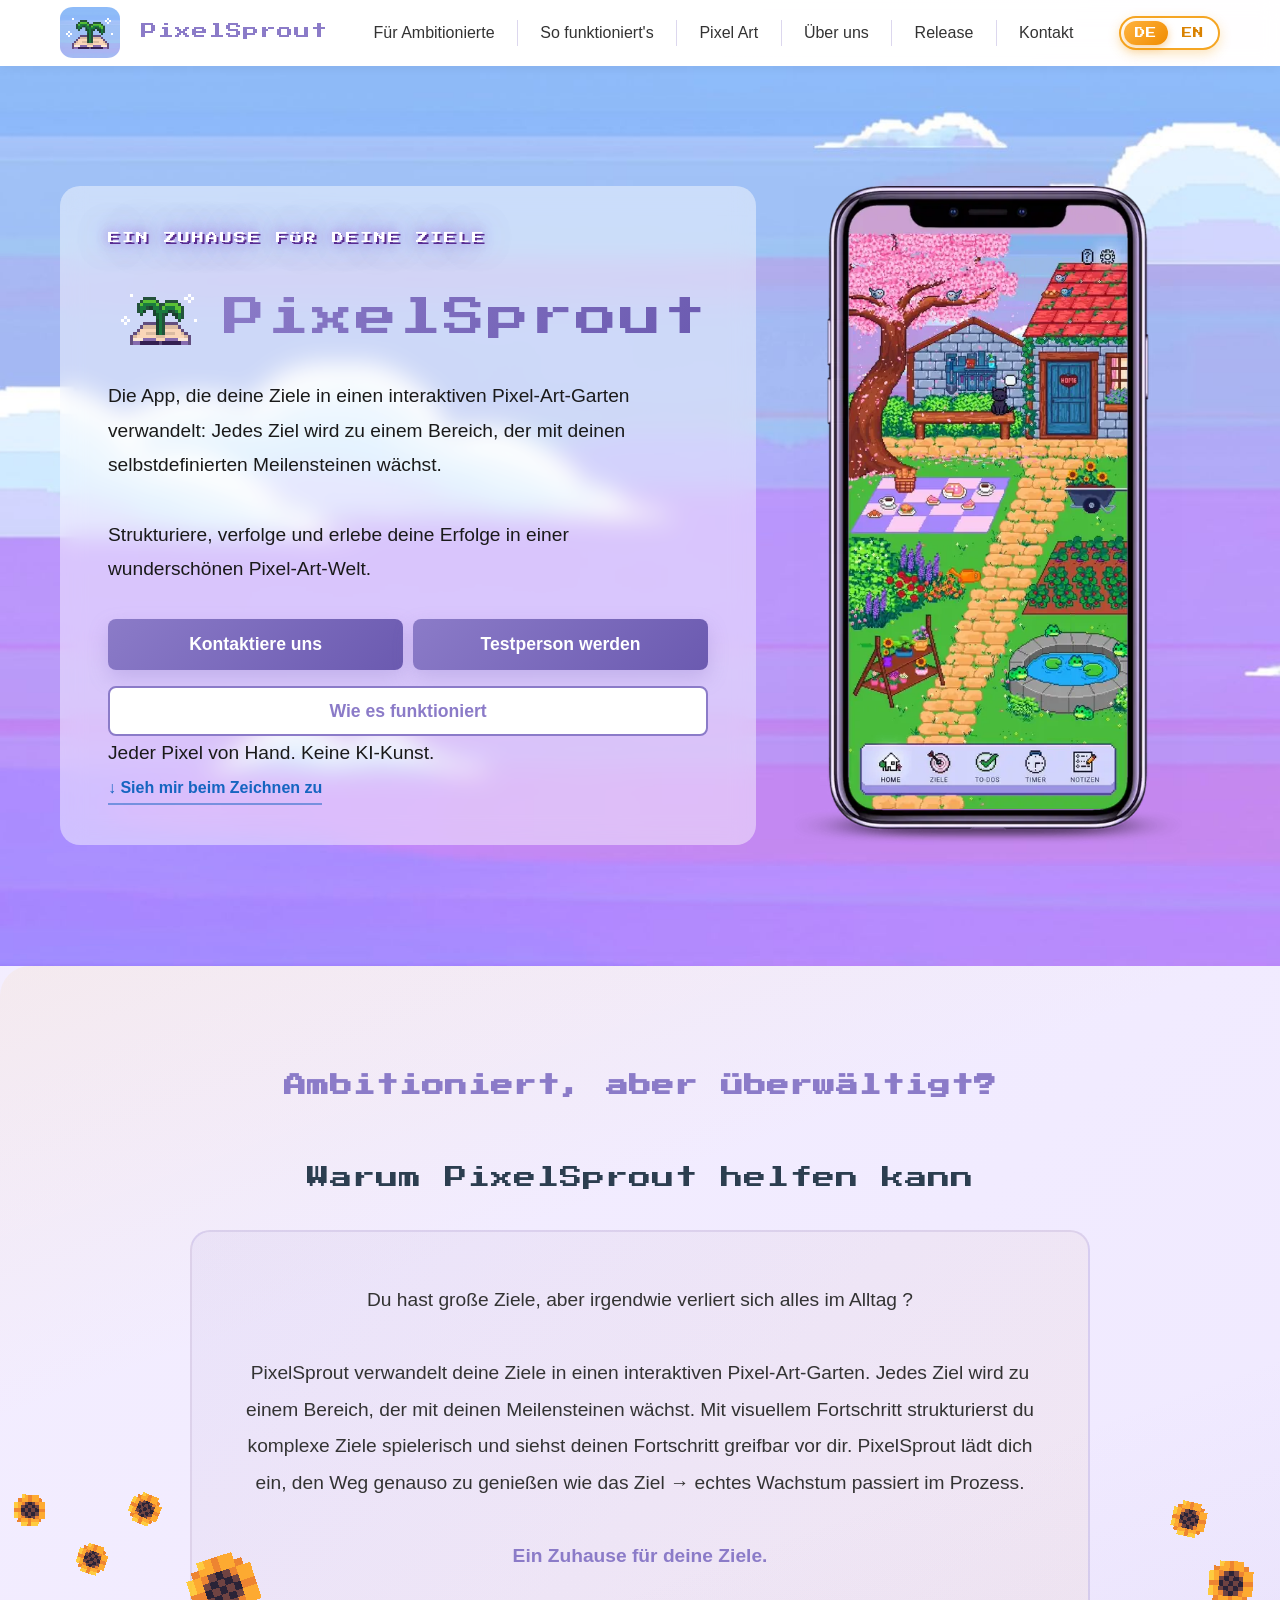
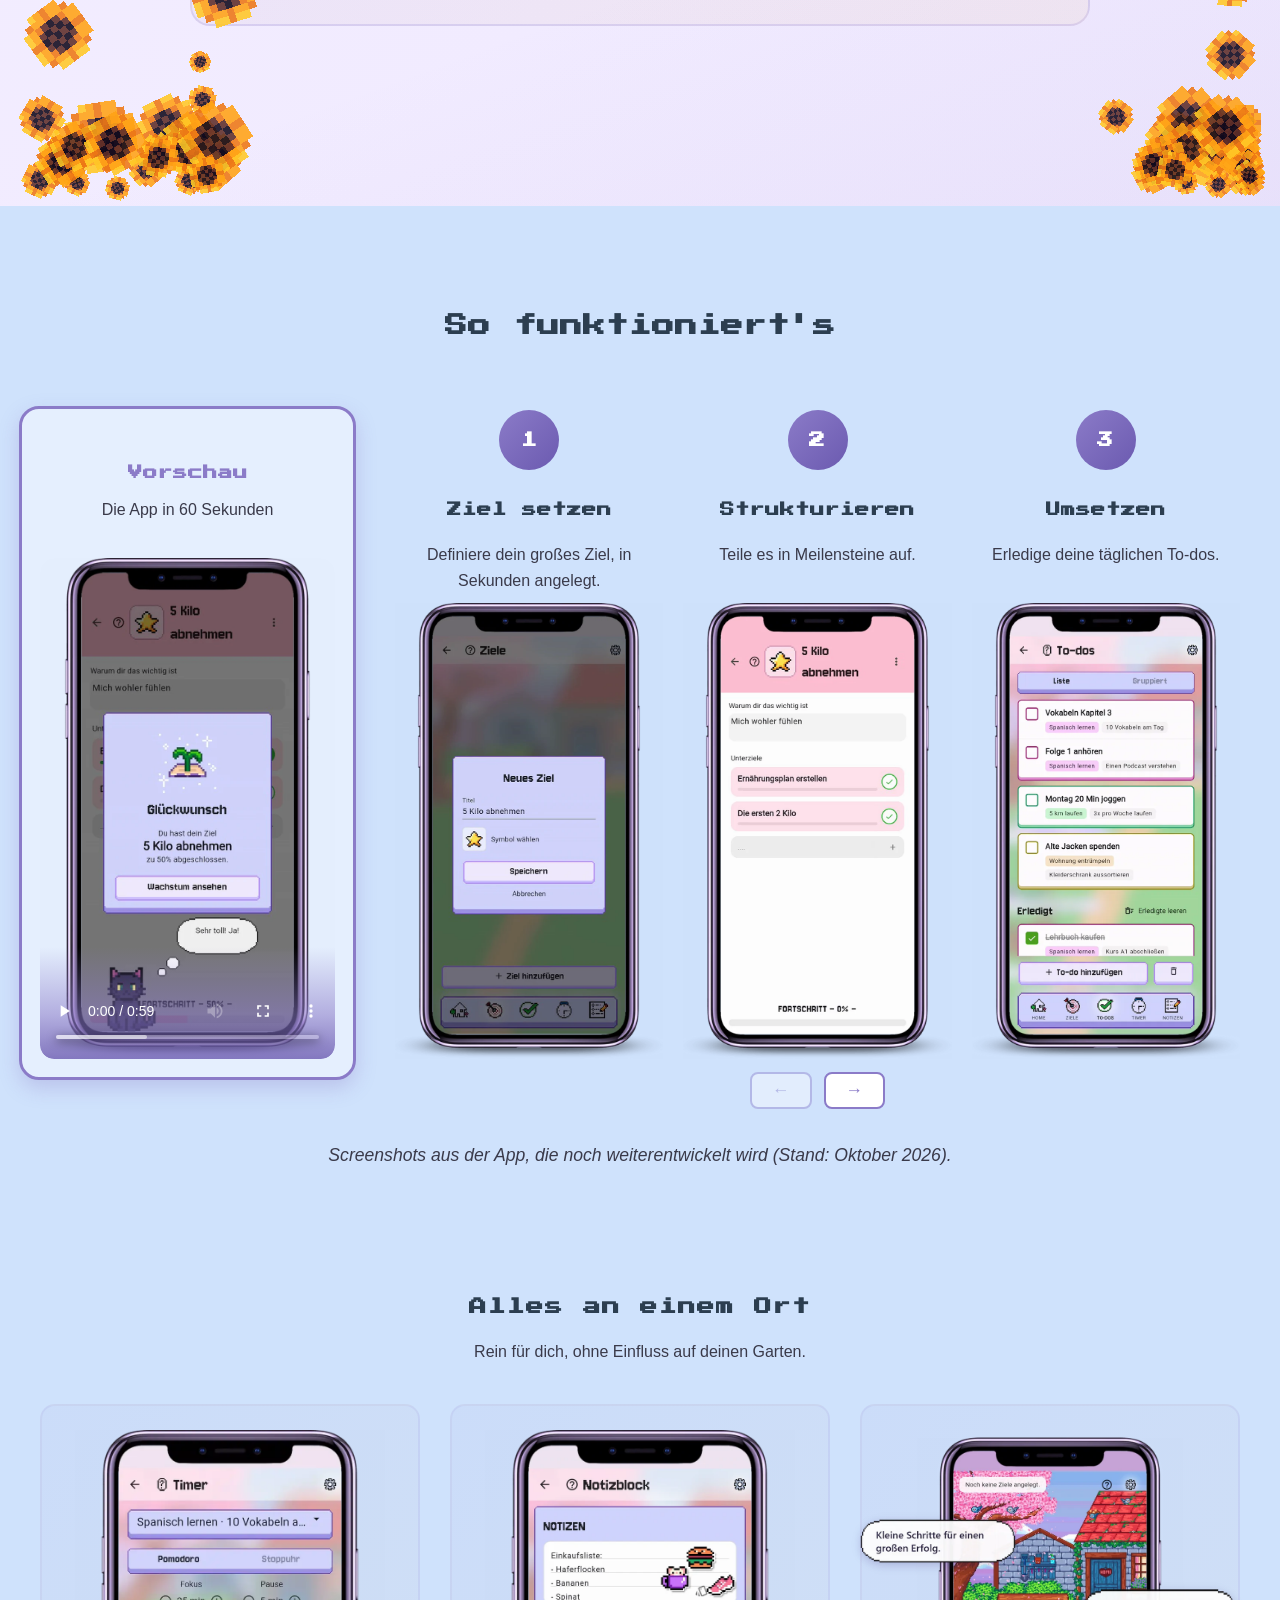
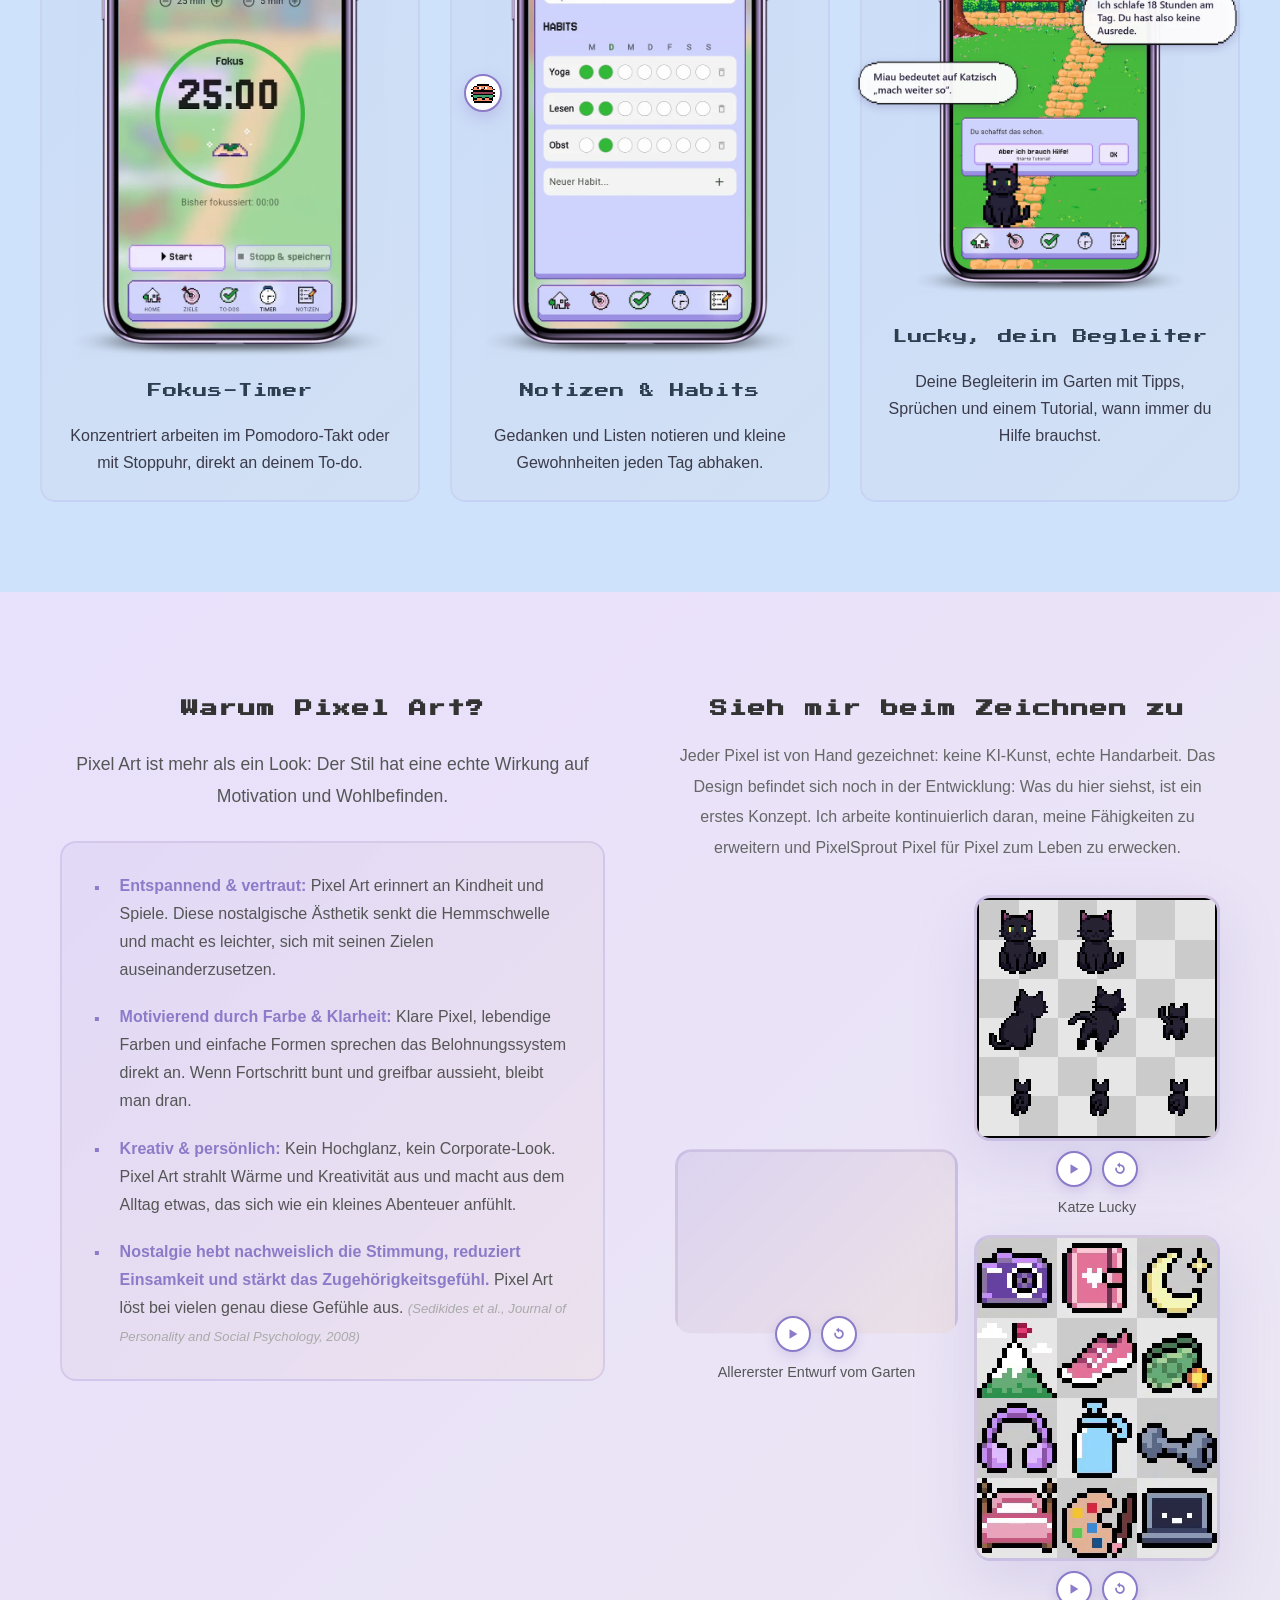
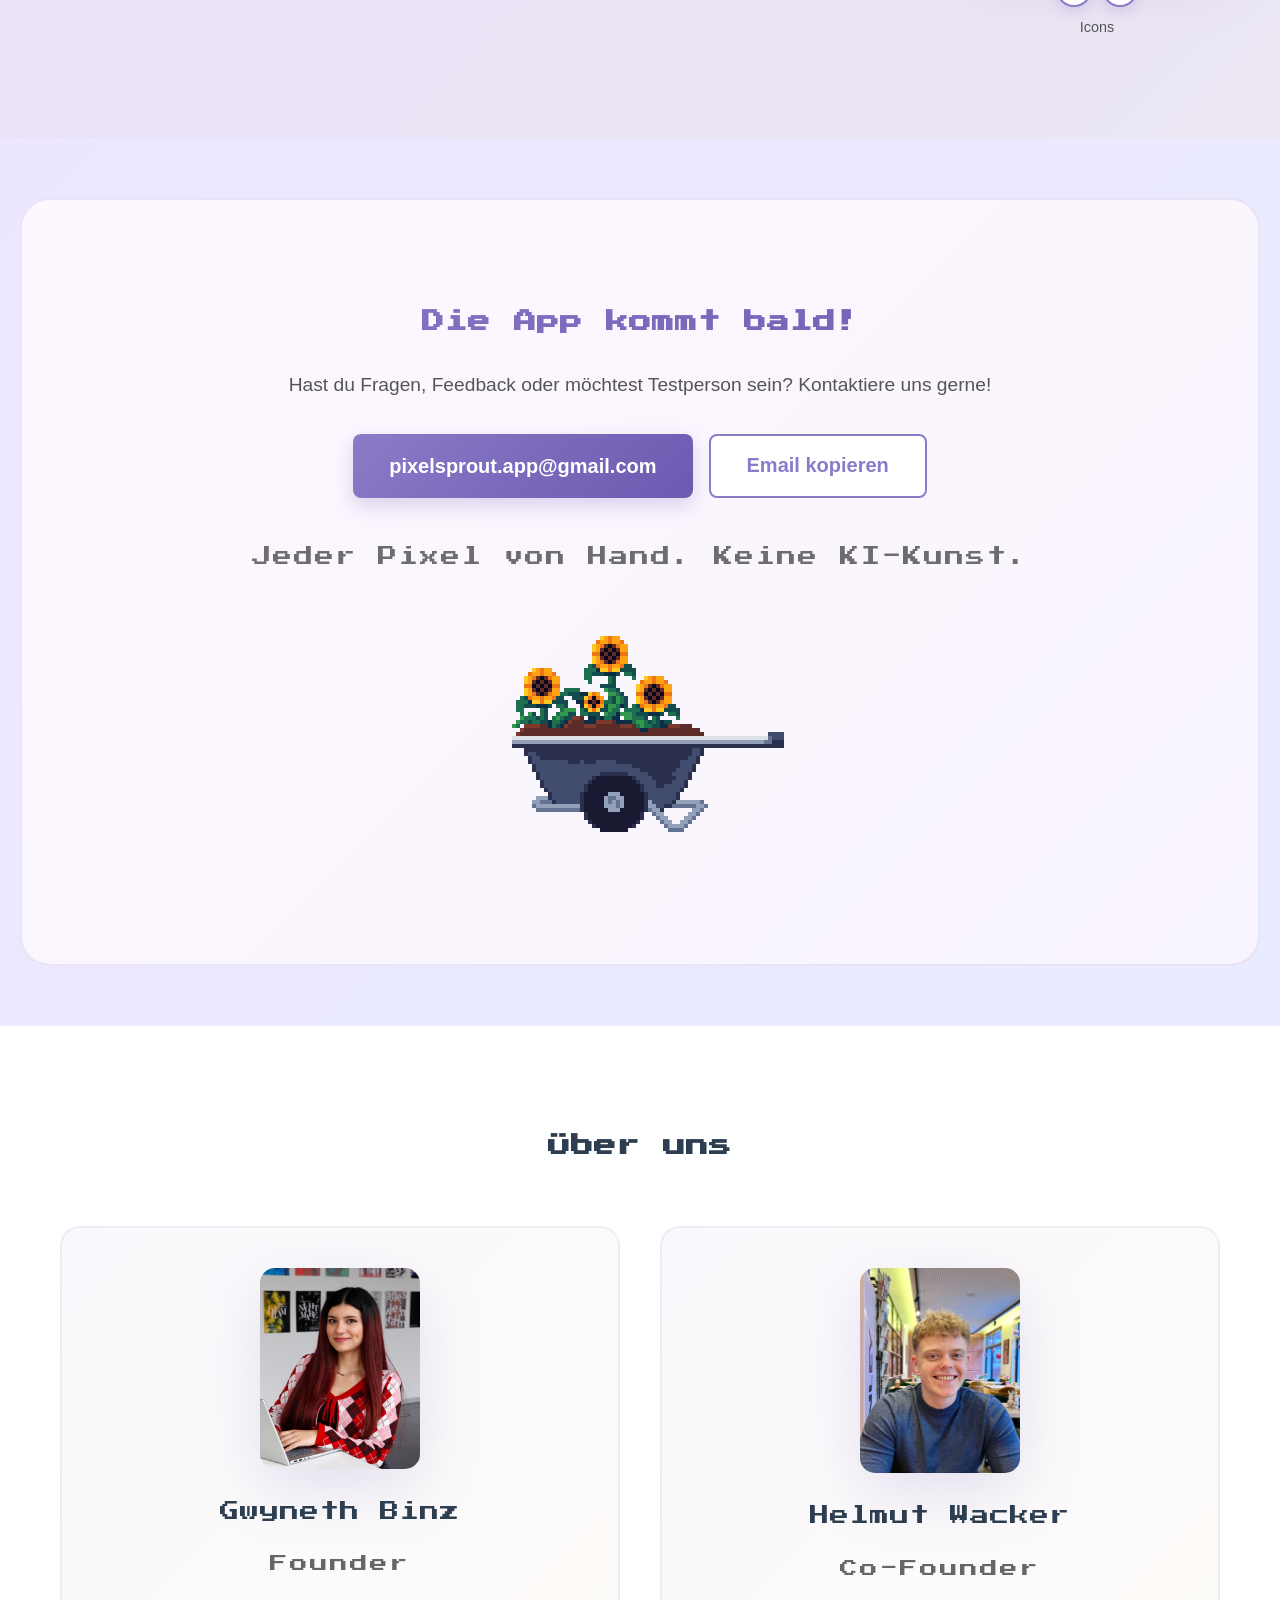
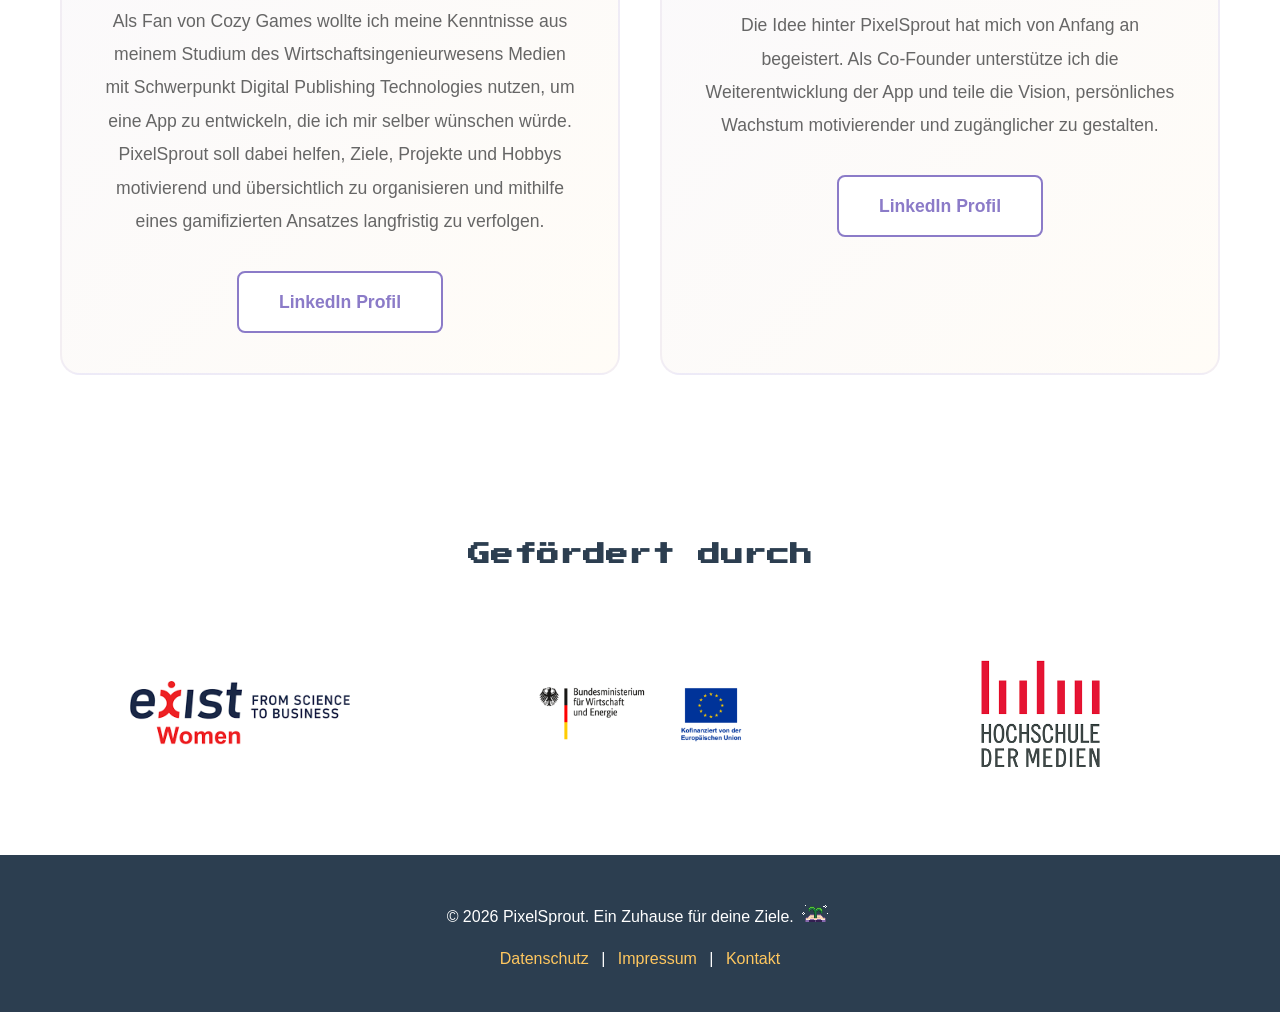
<file: index.html>
<!DOCTYPE html>
<html lang="de">
<head>
    <meta charset="UTF-8">
    <meta name="viewport" content="width=device-width, initial-scale=1.0">
    <title>PixelSprout - Strukturiere Deine Ziele im Pixel-Art-Stil</title>

    <!-- Favicon -->
    <link rel="icon" type="image/png" sizes="720x720" href="img/favicon.png">
    <link rel="apple-touch-icon" href="img/favicon.png">

    <!-- SEO -->
    <meta name="description" content="PixelSprout verwandelt deine Ziele in einen interaktiven Pixel-Art-Garten. Strukturiere, verfolge und erlebe deinen Fortschritt, Meilenstein für Meilenstein.">

    <!-- Open Graph (WhatsApp, Discord, Facebook …) -->
    <meta property="og:type" content="website">
    <meta property="og:site_name" content="PixelSprout">
    <meta property="og:url" content="https://pixelsprout.de">
    <meta property="og:title" content="Pixel Sprout: A home for your goals.">
    <meta property="og:description" content="Deine Ziele wachsen wie Pflanzen in einem Pixel-Art-Garten. Verfolge deine Meilensteine mit PixelSprout.">
    <meta property="og:image" content="https://pixelsprout.de/img/titelbildnamelogo.png">
    <meta property="og:image:width" content="1919">
    <meta property="og:image:height" content="1045">

    <!-- Twitter / X Card -->
    <meta name="twitter:card" content="summary_large_image">
    <meta name="twitter:title" content="Pixel Sprout: A home for your goals.">
    <meta name="twitter:description" content="Deine Ziele wachsen wie Pflanzen in einem Pixel-Art-Garten. Verfolge deine Meilensteine mit PixelSprout.">
    <meta name="twitter:image" content="https://pixelsprout.de/img/titelbildnamelogo.png">

    <link rel="preconnect" href="https://fonts.googleapis.com">
    <link rel="preconnect" href="https://fonts.gstatic.com" crossorigin>
    <link href="https://fonts.googleapis.com/css2?family=Press+Start+2P&display=swap" rel="stylesheet">
    <link rel="stylesheet" href="css/styles.css?v=2026102101">

    <!-- Safari/iOS kann kein transparentes WebM → dort Standbild bzw. MP4 statt WebM -->
    <script>
        (function () {
            var ua = navigator.userAgent;
            if (/AppleWebKit/.test(ua) && !/Chrome|Chromium|Edg|OPR|Android/.test(ua)) {
                document.documentElement.classList.add('no-alpha-video');
            }
        })();
    </script>
</head>
<body>
    <!-- Navigation -->
    <nav class="navbar">
        <div class="container">
            <div class="nav-brand"><img src="img/logoblauhintergrund.png" alt="PixelSprout Logo" class="logo-icon logo-icon--nav logo-icon--nav-rounded"> PixelSprout</div>
            <ul class="nav-links" id="nav-links">
                <li><a href="#features" data-i18n="nav.features">Für Ambitionierte</a></li>
                <li><a href="#how-it-works" data-i18n="nav.howitworks">So funktioniert's</a></li>
                <li><a href="#draw" data-i18n="nav.draw">Zeichnen</a></li>
                <li><a href="#team" data-i18n="nav.team">Über uns</a></li>
                <li><a href="#cta" data-i18n="nav.release">Release</a></li>
                <li><a href="#cta" data-i18n="nav.contact">Kontakt</a></li>
            </ul>
            <div class="lang-switcher">
                <button class="lang-btn" data-lang="de" onclick="setLanguage('de')">DE</button>
                <span class="lang-divider">|</span>
                <button class="lang-btn" data-lang="en" onclick="setLanguage('en')">EN</button>
            </div>
            <button class="nav-toggle" id="nav-toggle" aria-label="Menü öffnen" aria-expanded="false">
                <span></span>
                <span></span>
                <span></span>
            </button>
        </div>
    </nav>

    <!-- Hero Section -->
    <section class="hero">
        <div class="hero-overlay"></div>
        <div class="container">
            <div class="hero-content">
                <div class="hero-header">
                    <div class="hero-tagline" data-i18n="hero.tagline">PIXEL ART APP FÜR DEINE ZIELE</div>
                    <div class="hero-title-row">
                        <img src="img/Logomitsparkle.png" alt="PixelSprout Logo" class="logo-icon logo-icon--hero">
                        <h1>PixelSprout</h1>
                    </div>
                </div>
                <p class="hero-subtitle" data-i18n="hero.subtitle">Die App, die deine Ziele in einen interaktiven Pixel-Art-Garten verwandelt: Jedes Ziel wird zu einem Bereich, der mit deinen selbstdefinierten Meilensteinen wächst.<br><br>Strukturiere, verfolge und erlebe deine Erfolge in einer wunderschönen Pixel-Art-Welt.</p>
                <div class="hero-buttons">
                    <div class="hero-buttons-primary">
                        <button class="btn btn-primary" onclick="document.getElementById('cta').scrollIntoView({behavior: 'smooth'})">
                            <span data-i18n="hero.cta.contact">Kontaktiere uns</span>
                        </button>
                        <button class="btn btn-primary" onclick="document.getElementById('cta').scrollIntoView({behavior: 'smooth'})">
                            <span data-i18n="hero.cta.tester">Testperson werden</span>
                        </button>
                        <!-- Umfrage vorerst ausgeblendet, zum Wiedereinblenden Kommentar entfernen (siehe auch Abschnitt #survey)
                        <button class="btn btn-primary" onclick="document.getElementById('survey').scrollIntoView({behavior: 'smooth'})">
                            <span data-i18n="survey.button">Zur Umfrage</span>
                        </button>
                        -->
                    </div>
                    <a href="#features" class="btn btn-secondary btn-how" data-i18n="hero.cta.how">Wie es funktioniert</a>
                </div>
                <div class="draw-group">
                    <p class="hero-handmade" data-i18n="hero.handmade">Jeder Pixel von Hand. Keine KI-Kunst.</p>
                    <a href="#draw" class="hero-draw-link" data-i18n="cta.draw">↓ Sieh mir beim Zeichnen zu</a>
                </div>
            </div>
            <!-- Handy-Mockup mit Garten (rechts, auf Handy unter dem Text) -->
            <div class="hero-image" aria-hidden="true">
                <!-- Animiertes WebP (transparent, Endlosschleife), läuft in allen Browsern inkl. Safari -->
                <img class="hero-phone-anim" src="img/landingpage/hero_garden_loop_de.webp?v=2" data-src-de="img/landingpage/hero_garden_loop_de.webp?v=2" data-src-en="img/landingpage/hero_garden_loop_en.webp?v=2" alt="" width="540" height="917">
            </div>
        </div>
    </section>

    <!-- Features Section -->
    <section id="features" class="features">
        <!-- Fallende Sonnenblumen nur auf Handy -->
        <div class="falling-sunflowers" id="falling-sunflowers" aria-hidden="true"></div>
        <img src="img/deko/Sonneblume.png" alt="" class="deko deko--sf-tl" aria-hidden="true">
        <img src="img/deko/Sonneblume.png" alt="" class="deko deko--sf-tr" aria-hidden="true">
        <img src="img/deko/Sonneblume.png" alt="" class="deko deko--sf-ml" aria-hidden="true">
        <img src="img/deko/Sonneblume.png" alt="" class="deko deko--sf-mr" aria-hidden="true">
        <img src="img/deko/Sonneblume.png" alt="" class="deko deko--sf-bl" aria-hidden="true">
        <img src="img/deko/Sonneblume.png" alt="" class="deko deko--sf-br" aria-hidden="true">
        <img src="img/deko/Sonneblume.png" alt="" class="deko deko--sf-a" aria-hidden="true">
        <img src="img/deko/Sonneblume.png" alt="" class="deko deko--sf-b" aria-hidden="true">
        <img src="img/deko/Sonneblume.png" alt="" class="deko deko--sf-c" aria-hidden="true">
        <img src="img/deko/Sonneblume.png" alt="" class="deko deko--sf-d" aria-hidden="true">
        <img src="img/deko/Sonneblume.png" alt="" class="deko deko--sf-e" aria-hidden="true">
        <img src="img/deko/Sonneblume.png" alt="" class="deko deko--sf-f" aria-hidden="true">
        <div class="container">
            <!-- Core Idea -->
            <div class="features-single">
                <h2 data-i18n="features.title">Ambitioniert, aber überwältigt?</h2>
                <p class="features-subtitle" data-i18n="features.subtitle">Warum PixelSprout helfen kann</p>
                <div class="core-idea">
                    <p data-i18n="features.core">Du hast große Ziele, aber irgendwie verliert sich alles im Alltag ?<br><br>PixelSprout verwandelt deine Ziele in einen interaktiven Pixel-Art-Garten. Jedes Ziel wird zu einem Bereich, der mit deinen Meilensteinen wächst. Mit visuellem Fortschritt strukturierst du komplexe Ziele spielerisch und siehst deinen Fortschritt greifbar vor dir. PixelSprout lädt dich ein, den Weg genauso zu genießen wie das Ziel → echtes Wachstum passiert im Prozess.<br><br><strong>Ein Zuhause für deine Ziele.</strong></p>
                </div>
            </div>

        </div>
    </section>

    <!-- How It Works -->
    <section id="how-it-works" class="how-it-works">
        <div class="container">
            <h2 data-i18n="howitworks.title">So funktioniert's</h2>
            <div class="how-layout">
                <div class="userflow">
                    <h3 data-i18n="userflow.title">Vorschau</h3>
                    <p class="userflow-caption" data-i18n="userflow.caption">Die App in 60 Sekunden</p>
                    <video class="userflow-video" controls playsinline preload="metadata" poster="img/landingpage/userflow_poster_de.webp" data-poster-de="img/landingpage/userflow_poster_de.webp" data-poster-en="img/landingpage/userflow_poster_en.webp">
                        <source src="img/landingpage/userflow_video_de.webm" data-src-de="img/landingpage/userflow_video_de.webm" data-src-en="img/landingpage/userflow_video_en.webm" type="video/webm">
                        <source src="img/landingpage/userflow_video_de.mp4" data-src-de="img/landingpage/userflow_video_de.mp4" data-src-en="img/landingpage/userflow_video_en.mp4" type="video/mp4">
                    </video>
                </div>
                <div class="steps-carousel">
                    <div class="steps" id="steps-track">
                        <div class="step">
                            <div class="step-number">1</div>
                            <h3 data-i18n="step1.title">Ziel setzen</h3>
                            <p data-i18n="step1.desc">Definiere dein großes Ziel, in Sekunden angelegt.</p>
                            <div class="screenshot-placeholder">
                                <img src="img/landingpage/step_05_ziel_anlegen_de.webp" data-src-de="img/landingpage/step_05_ziel_anlegen_de.webp" data-src-en="img/landingpage/step_05_ziel_anlegen_en.webp" alt="Definiere dein großes Ziel, in Sekunden angelegt." data-i18n-alt="step1.desc" loading="lazy" width="1080" height="1834">
                            </div>
                        </div>
                        <div class="step">
                            <div class="step-number">2</div>
                            <h3 data-i18n="step2.title">Strukturieren</h3>
                            <p data-i18n="step2.desc">Teile es in Meilensteine auf.</p>
                            <div class="screenshot-placeholder">
                                <img src="img/landingpage/step_06_unterziele_de.webp" data-src-de="img/landingpage/step_06_unterziele_de.webp" data-src-en="img/landingpage/step_06_unterziele_en.webp" alt="Teile es in Meilensteine auf." data-i18n-alt="step2.desc" loading="lazy" width="1080" height="1834">
                            </div>
                        </div>
                        <div class="step">
                            <div class="step-number">3</div>
                            <h3 data-i18n="step3.title">Umsetzen</h3>
                            <p data-i18n="step3.desc">Erledige deine täglichen To-dos.</p>
                            <div class="screenshot-placeholder">
                                <img src="img/landingpage/step_10_aufgabe_abhaken_de.webp?v=2" data-src-de="img/landingpage/step_10_aufgabe_abhaken_de.webp?v=2" data-src-en="img/landingpage/step_10_aufgabe_abhaken_en.webp?v=2" alt="Erledige deine täglichen To-dos." data-i18n-alt="step3.desc" loading="lazy" width="1080" height="1834">
                            </div>
                        </div>
                        <div class="step">
                            <div class="step-number">4</div>
                            <h3 data-i18n="step4.title">Gießen</h3>
                            <p data-i18n="step4.desc">Jedes erledigte To-do gießt deinen Garten und hält ihn frisch.</p>
                            <div class="screenshot-placeholder">
                                <img src="img/landingpage/step_11_giessen_de.webp?v=2" data-src-de="img/landingpage/step_11_giessen_de.webp?v=2" data-src-en="img/landingpage/step_11_giessen_en.webp?v=2" alt="Jedes erledigte To-do gießt deinen Garten und hält ihn frisch." data-i18n-alt="step4.desc" loading="lazy" width="1080" height="1834">
                            </div>
                        </div>
                        <div class="step">
                            <div class="step-number">5</div>
                            <h3 data-i18n="step5.title">Wachsen</h3>
                            <p data-i18n="step5.desc">Mit jedem Meilenstein wächst dein Gartenbereich.</p>
                            <div class="screenshot-placeholder">
                                <img src="img/landingpage/step_08_wachstum_de.gif" data-src-de="img/landingpage/step_08_wachstum_de.gif" data-src-en="img/landingpage/step_08_wachstum_en.gif" alt="Mit jedem Meilenstein wächst dein Gartenbereich." data-i18n-alt="step5.desc" loading="lazy" width="1080" height="1834">
                            </div>
                        </div>
                    </div>
                    <div class="carousel-nav">
                        <button class="btn btn-secondary carousel-btn" id="steps-prev" aria-label="Zurück">&larr;</button>
                        <button class="btn btn-secondary carousel-btn" id="steps-next" aria-label="Weiter">&rarr;</button>
                    </div>
                </div>
            </div>
            <p class="concept-disclaimer" data-i18n="screenshots.disclaimer">Screenshots aus der App, die noch weiterentwickelt wird (Stand: Oktober 2026).</p>
        </div>
    </section>

    <!-- Extras: Timer & Notizen (bewusst kleiner als "So funktioniert's") -->
    <section id="extras" class="extras-section">
        <div class="container">
            <h2 data-i18n="extras.title">Alles an einem Ort</h2>
            <p class="extras-subtitle" data-i18n="extras.subtitle">Rein für dich, ohne Einfluss auf deinen Garten.</p>
            <div class="extras-grid">
                <div class="highlight-card extra-card">
                    <img src="img/landingpage/feature_12_timer_de.webp?v=2" data-src-de="img/landingpage/feature_12_timer_de.webp?v=2" data-src-en="img/landingpage/feature_12_timer_en.webp?v=2" alt="Konzentriert arbeiten im Pomodoro-Takt oder mit Stoppuhr, direkt an deinem To-do." data-i18n-alt="extra1.desc" loading="lazy" width="1080" height="1834">
                    <div class="extra-text">
                        <h4 data-i18n="extra1.title">Fokus-Timer</h4>
                        <p data-i18n="extra1.desc">Konzentriert arbeiten im Pomodoro-Takt oder mit Stoppuhr, direkt an deinem To-do.</p>
                    </div>
                </div>
                <div class="highlight-card extra-card extra-card--notes" id="sticker-card">
                    <!-- Sticker ausprobieren: Leiste aufklappen, Sticker irgendwo auf die Karte ziehen -->
                    <div class="sticker-stage">
                        <button type="button" class="sticker-toggle" id="sticker-toggle" aria-expanded="false" aria-controls="sticker-tray" title="Sticker ausprobieren" data-i18n-title="stickers.try">
                            <img src="img/landingpage/sticker/sticker_3.png" alt="Sticker ausprobieren" data-i18n-alt="stickers.try" width="75" height="60">
                        </button>
                        <img class="sticker-shot" src="img/landingpage/feature_13_notizblock_de.webp" data-src-de="img/landingpage/feature_13_notizblock_de.webp" data-src-en="img/landingpage/feature_13_notizblock_en.webp" alt="Gedanken und Listen notieren und kleine Gewohnheiten jeden Tag abhaken." data-i18n-alt="extra2.desc" loading="lazy" width="1080" height="1834">
                        <div class="sticker-tray" id="sticker-tray">
                            <img src="img/landingpage/sticker/sticker_1.png" alt="" width="135" height="100" draggable="false">
                            <img src="img/landingpage/sticker/sticker_2.png" alt="" width="75" height="60" draggable="false">
                            <img src="img/landingpage/sticker/sticker_3.png" alt="" width="75" height="60" draggable="false">
                            <img src="img/landingpage/sticker/sticker_5.png" alt="" width="70" height="65" draggable="false">
                            <img src="img/landingpage/sticker/sticker_7.png" alt="" width="60" height="75" draggable="false">
                            <img src="img/landingpage/sticker/sticker_9.png" alt="" width="75" height="65" draggable="false">
                            <img src="img/landingpage/sticker/sticker_12.png" alt="" width="80" height="80" draggable="false">
                            <img src="img/landingpage/sticker/sticker_14.png" alt="" width="80" height="80" draggable="false">
                            <img src="img/landingpage/sticker/sticker_17.png" alt="" width="80" height="80" draggable="false">
                            <img src="img/landingpage/sticker/sticker_20.png" alt="" width="80" height="80" draggable="false">
                        </div>
                        <p class="sticker-hint" data-i18n="stickers.hint">Zieh Sticker auf deine Notiz</p>
                    </div>
                    <div class="sticker-layer" id="sticker-layer"></div>
                    <div class="extra-text">
                        <h4 data-i18n="extra2.title">Notizen &amp; Habits</h4>
                        <p data-i18n="extra2.desc">Gedanken und Listen notieren und kleine Gewohnheiten jeden Tag abhaken.</p>
                    </div>
                </div>
                <div class="highlight-card extra-card extra-card--lucky">
                    <img src="img/landingpage/feature_14_lucky_sprueche_de.webp" data-src-de="img/landingpage/feature_14_lucky_sprueche_de.webp" data-src-en="img/landingpage/feature_14_lucky_sprueche_en.webp" alt="Deine Begleiterin im Garten mit Tipps, Sprüchen und einem Tutorial, wann immer du Hilfe brauchst." data-i18n-alt="extra3.desc" loading="lazy" width="1600" height="1900">
                    <div class="extra-text">
                        <h4 data-i18n="extra3.title">Lucky, dein Begleiter</h4>
                        <p data-i18n="extra3.desc">Deine Begleiterin im Garten mit Tipps, Sprüchen und einem Tutorial, wann immer du Hilfe brauchst.</p>
                    </div>
                </div>
            </div>
        </div>
    </section>

    <!-- Draw / Pixel Art Section -->
    <section id="draw" class="draw-section">
        <div class="container">
            <div class="draw-inner">

                <!-- Warum Pixel Art? -->
                <div class="pixelart-why">
                    <h2 data-i18n="pixelart.title">Warum Pixel Art?</h2>
                    <p class="pixelart-intro" data-i18n="pixelart.intro">Pixel Art ist mehr als ein Look: Der Stil hat eine echte Wirkung auf Motivation und Wohlbefinden.</p>
                    <ul class="pixelart-points">
                        <li data-i18n="pixelart.point1"><strong>Entspannend & vertraut:</strong> Pixel Art erinnert an Kindheit und Spiele. Diese nostalgische Ästhetik senkt die Hemmschwelle und macht es leichter, sich mit seinen Zielen auseinanderzusetzen.</li>
                        <li data-i18n="pixelart.point2"><strong>Motivierend durch Farbe & Klarheit:</strong> Klare Pixel, lebendige Farben und einfache Formen sprechen das Belohnungssystem direkt an. Wenn Fortschritt bunt und greifbar aussieht, bleibt man dran.</li>
                        <li data-i18n="pixelart.point3"><strong>Kreativ & persönlich:</strong> Kein Hochglanz, kein Corporate-Look. Pixel Art strahlt Wärme und Kreativität aus und macht aus dem Alltag etwas, das sich wie ein kleines Abenteuer anfühlt.</li>
                        <li data-i18n="pixelart.point4"><strong>Nostalgie hebt nachweislich die Stimmung, reduziert Einsamkeit und stärkt das Zugehörigkeitsgefühl.</strong> Pixel Art löst bei vielen genau diese Gefühle aus. <em class="pixelart-citation">(Sedikides et al., Journal of Personality and Social Psychology, 2008)</em></li>
                    </ul>
                </div>

                <!-- Timelapse Video -->
                <div class="draw-video-area">
                    <h2 data-i18n="draw.title">Sieh mir beim Zeichnen zu</h2>
                    <p class="draw-subtitle" data-i18n="draw.subtitle">Jeder Pixel ist von Hand gezeichnet: keine KI-Kunst, echte Handarbeit. Das Design befindet sich noch in der Entwicklung: Was du hier siehst, ist ein erstes Konzept. Ich arbeite kontinuierlich daran, meine Fähigkeiten zu erweitern und PixelSprout Pixel für Pixel zum Leben zu erwecken.</p>
                    <div class="timelapse-gallery">
                        <figure class="timelapse-item timelapse-item--main">
                            <div class="timelapse-outer timelapse-outer--main">
                                <div class="timelapse-wrapper">
                                    <video class="timelapse-video" id="timelapse-vid" preload="auto">
                                        <source src="img/timelapses/timelapskompri.mp4" type="video/mp4">
                                    </video>
                                </div>
                            </div>
                            <div class="timelapse-controls">
                                <button type="button" class="timelapse-btn" data-action="toggle" aria-label="Abspielen" title="Abspielen"></button>
                                <button type="button" class="timelapse-btn" data-action="restart" aria-label="Von vorne" title="Von vorne" data-i18n-title="timelapse.restart" data-i18n-aria="timelapse.restart"></button>
                            </div>
                            <figcaption data-i18n="draw.caption.garden">Allererster Entwurf vom Garten</figcaption>
                        </figure>
                        <!-- Weitere Zeichen-Timelapses daneben -->
                        <div class="timelapse-side">
                            <figure class="timelapse-item">
                                <div class="timelapse-outer">
                                    <div class="timelapse-wrapper timelapse-wrapper--full">
                                        <video class="timelapse-video timelapse-video--pixel" preload="metadata" playsinline poster="img/timelapses/UntitledArtwork1_poster.png">
                                            <source src="img/timelapses/UntitledArtwork1.mp4" type="video/mp4">
                                        </video>
                                    </div>
                                </div>
                                <div class="timelapse-controls">
                                    <button type="button" class="timelapse-btn" data-action="toggle" aria-label="Abspielen" title="Abspielen"></button>
                                    <button type="button" class="timelapse-btn" data-action="restart" aria-label="Von vorne" title="Von vorne" data-i18n-title="timelapse.restart" data-i18n-aria="timelapse.restart"></button>
                                </div>
                                <figcaption data-i18n="draw.caption.lucky">Katze Lucky</figcaption>
                            </figure>
                            <figure class="timelapse-item">
                                <div class="timelapse-outer">
                                    <div class="timelapse-wrapper timelapse-wrapper--full">
                                        <video class="timelapse-video timelapse-video--pixel" preload="metadata" playsinline poster="img/timelapses/UntitledArtwork2_poster.png">
                                            <source src="img/timelapses/UntitledArtwork2.mp4" type="video/mp4">
                                        </video>
                                    </div>
                                </div>
                                <div class="timelapse-controls">
                                    <button type="button" class="timelapse-btn" data-action="toggle" aria-label="Abspielen" title="Abspielen"></button>
                                    <button type="button" class="timelapse-btn" data-action="restart" aria-label="Von vorne" title="Von vorne" data-i18n-title="timelapse.restart" data-i18n-aria="timelapse.restart"></button>
                                </div>
                                <figcaption data-i18n="draw.caption.icons">Icons</figcaption>
                            </figure>
                        </div>
                    </div>
                </div>

            </div>
        </div>
    </section>

    <!-- CTA Section -->
    <section id="cta" class="cta-section">
        <div class="container">
            <h2 data-i18n="cta.title">Die App kommt bald!</h2>
            <p class="cta-note" data-i18n="cta.note">Hast du Fragen, Feedback oder möchtest Testperson sein? Kontaktiere uns gerne!</p>
            <div class="cta-contact">
                <a href="mailto:pixelsprout.app@gmail.com" class="btn btn-primary" data-i18n="cta.email">pixelsprout.app@gmail.com</a>
                <button class="btn btn-secondary" onclick="copyToClipboard('pixelsprout.app@gmail.com')" data-i18n="cta.copy">Email kopieren</button>
            </div>
            <p class="cta-handmade" data-i18n="cta.handmade">Jeder Pixel von Hand. Keine KI-Kunst.</p>
            <img src="img/deko/UntitledArtwork7 (1) 2.png" alt="" class="deko deko--wheelbarrow" aria-hidden="true">
        </div>
    </section>

    <!-- Survey Section: vorerst ausgeblendet, zum Wiedereinblenden Kommentar entfernen (siehe auch Button im Hero)
    <section id="survey" class="cta-section">
        <div class="container">
            <h2 data-i18n="survey.title">Bereit, PixelSprout durch dein Feedback mitzugestalten?</h2>
            <p class="cta-note" data-i18n="survey.subtitle">Nimm an unserer 5-minütigen anonymen Umfrage teil</p>
            <div class="cta-contact">
                <a href="https://survey.hdm-stuttgart.de/645933?lang=de-informal" data-href-de="https://survey.hdm-stuttgart.de/645933?lang=de-informal" data-href-en="https://survey.hdm-stuttgart.de/645933?lang=en" target="_blank" rel="noopener" class="btn btn-primary" data-i18n="survey.button">Zur Umfrage</a>
            </div>
        </div>
    </section>
    -->

    <!-- Über uns Section -->
    <section id="team" class="team-section">
        <div class="container">
            <h2 data-i18n="team.title">Über uns</h2>
            <div class="team-grid">
                <div class="team-member">
                    <div class="team-image">
                        <img src="img/PortraimitLaptop.jpeg" alt="Gwyneth Binz" loading="lazy">
                    </div>
                    <div class="team-content">
                        <h3>Gwyneth Binz</h3>
                        <p class="team-role" data-i18n="team.role.gwyneth">Founder</p>
                        <p class="team-bio" data-i18n="team.bio.gwyneth">Als Fan von Cozy Games wollte ich meine Kenntnisse aus meinem Studium des Wirtschaftsingenieurwesens Medien mit Schwerpunkt Digital Publishing Technologies nutzen, um eine App zu entwickeln, die ich mir selber wünschen würde. PixelSprout soll dabei helfen, Ziele, Projekte und Hobbys motivierend und übersichtlich zu organisieren und mithilfe eines gamifizierten Ansatzes langfristig zu verfolgen.</p>
                        <a href="https://www.linkedin.com/in/gwyneth-binz" target="_blank" class="btn btn-secondary" data-i18n="team.linkedin">LinkedIn Profil</a>
                    </div>
                </div>
                <div class="team-member">
                    <div class="team-image">
                        <img src="img/porträithelmut.jpg" alt="Helmut Wacker" loading="lazy">
                    </div>
                    <div class="team-content">
                        <h3>Helmut Wacker</h3>
                        <p class="team-role" data-i18n="team.role.helmut">Co-Founder</p>
                        <p class="team-bio" data-i18n="team.bio.helmut">Die Idee hinter PixelSprout hat mich von Anfang an begeistert. Als Co-Founder unterstütze ich die Weiterentwicklung der App und teile die Vision, persönliches Wachstum motivierender und zugänglicher zu gestalten.</p>
                        <a href="https://www.linkedin.com/in/helmut-wacker-6b7b7141b/" target="_blank" class="btn btn-secondary" data-i18n="team.linkedin">LinkedIn Profil</a>
                    </div>
                </div>
            </div>
        </div>
    </section>

    <!-- Gefördert Durch Section -->
    <section class="sponsors-section">
        <div class="container">
            <h2 data-i18n="sponsors.title">Gefördert durch</h2>
            <div class="sponsors-grid">
                <div class="sponsor-logo">
                    <img src="img/stipendium/existlogo.png" alt="EXIST Women – From Science to Business">
                </div>
                <div class="sponsor-logo">
                    <img src="img/stipendium/exist-bmwe-logoleistezuschnitt-rgb-de.png" alt="Bundesministerium für Wirtschaft und Energie – Kofinanziert von der Europäischen Union">
                </div>
                <div class="sponsor-logo">
                    <img src="img/stipendium/hdm logo.png" alt="Hochschule der Medien">
                </div>
            </div>
        </div>
    </section>

    <!-- Footer -->
    <footer class="footer">
        <div class="container">
            <p data-i18n="footer.copy">© 2026 PixelSprout. Ein Zuhause für deine Ziele. <img src="img/Logomitsparkle.png" alt="🌱" class="logo-icon logo-icon--inline"></p>
            <div class="footer-links">
                <a href="datenschutz.html" data-i18n="footer.privacy">Datenschutz</a> |
                <a href="impressum.html" data-i18n="footer.terms">Impressum</a> |
                <a href="#cta" data-i18n="footer.contact">Kontakt</a>
            </div>
        </div>
    </footer>

    <script src="js/translations.js?v=2026102101"></script>
    <script src="js/main.js?v=2026102101"></script>
</body>
</html>
</file>
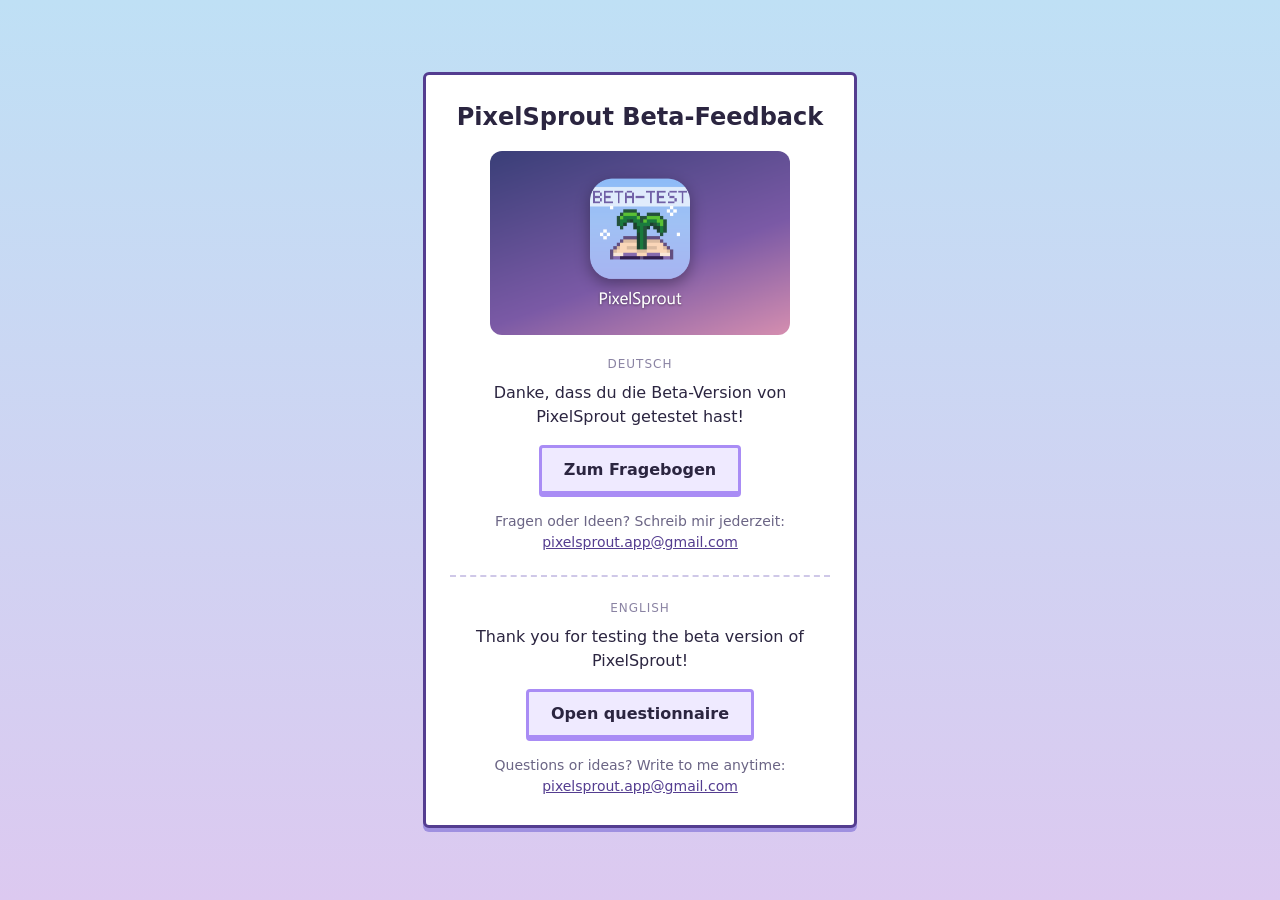
<file: umfrage/index.html>
<!doctype html>
<html lang="de">
<head>
  <meta charset="utf-8">
  <meta name="viewport" content="width=device-width, initial-scale=1">
  <title>PixelSprout Beta-Feedback</title>
  <meta name="robots" content="noindex">
  <style>
    body { margin: 0; min-height: 100vh; display: flex; align-items: center; justify-content: center;
      background: linear-gradient(#BFE0F5, #DCC9F0); font-family: system-ui, sans-serif; color: #2b2540; }
    .box { background: #fff; border: 3px solid #543d90; border-radius: 6px; padding: 28px 24px; margin: 16px;
      max-width: 380px; text-align: center; box-shadow: 0 4px 0 #9f90e0; }
    h1 { font-size: 24px; margin: 0 0 16px; }
    p { margin: 0 0 12px; line-height: 1.5; }
    img { width: 100%; max-width: 300px; border-radius: 12px; margin: 4px 0 16px; }
    hr { border: none; border-top: 2px dashed #cfc8e8; margin: 22px 0; }
    .lang { font-size: 12px; letter-spacing: 1px; color: #8a83a3; margin: 0 0 8px; }
    .button { display: inline-block; margin: 4px 0 14px; padding: 12px 22px; background: #efeaff; color: #2b2540;
      border: 3px solid #a98cf5; border-bottom-width: 6px; border-radius: 4px; font-weight: 700; text-decoration: none; }
    .contact { font-size: 14px; color: #6b6585; margin: 0; }
    .contact a { color: #543d90; }
    [hidden] { display: none; }
  </style>
</head>
<body>
  <div class="box">
    <h1>PixelSprout Beta-Feedback</h1>
    <img src="../img/umfrage_homescreen_icon.png" alt="Das PixelSprout-Icon mit dem Schriftzug BETA-TEST auf dem Home-Bildschirm">

    <!-- Each language has the same parts: thanks, then either the
         "available soon" note or the button, then contact. -->
    <section lang="de">
      <p class="lang">DEUTSCH</p>
      <p>Danke, dass du die Beta-Version von PixelSprout getestet hast!</p>
      <p class="soon">Der Fragebogen ist bald hier erreichbar.</p>
      <a class="button form" hidden>Zum Fragebogen</a>
      <p class="contact">Fragen oder Ideen? Schreib mir jederzeit:<br>
        <a href="mailto:pixelsprout.app@gmail.com">pixelsprout.app@gmail.com</a></p>
    </section>

    <hr>

    <section lang="en">
      <p class="lang">ENGLISH</p>
      <p>Thank you for testing the beta version of PixelSprout!</p>
      <p class="soon">The questionnaire will be available here soon.</p>
      <a class="button form" hidden>Open questionnaire</a>
      <p class="contact">Questions or ideas? Write to me anytime:<br>
        <a href="mailto:pixelsprout.app@gmail.com">pixelsprout.app@gmail.com</a></p>
    </section>
  </div>
  <script>
    // One questionnaire per language (Google Forms, /viewform links). A
    // section's button appears as soon as its link is set; empty = the
    // "available soon" note stays.
    var FORM_URLS = {
      de: 'https://docs.google.com/forms/d/e/1FAIpQLSfa6N2X0ScjmehuQzqrPPVV2UKqs3rhAV2LBuLgjzL3aRjYoA/viewform',
      en: 'https://docs.google.com/forms/d/e/1FAIpQLScbrA1gHw9gpwb5ANKBEgY83mrZz1gbPIEGtNFG-WfKLCmwHA/viewform',
    };
    document.querySelectorAll('section[lang]').forEach(function (section) {
      var url = FORM_URLS[section.lang];
      if (!url) return;
      var link = section.querySelector('.form');
      link.href = url;
      link.hidden = false;
      section.querySelector('.soon').hidden = true;
    });
  </script>
</body>
</html>
</file>
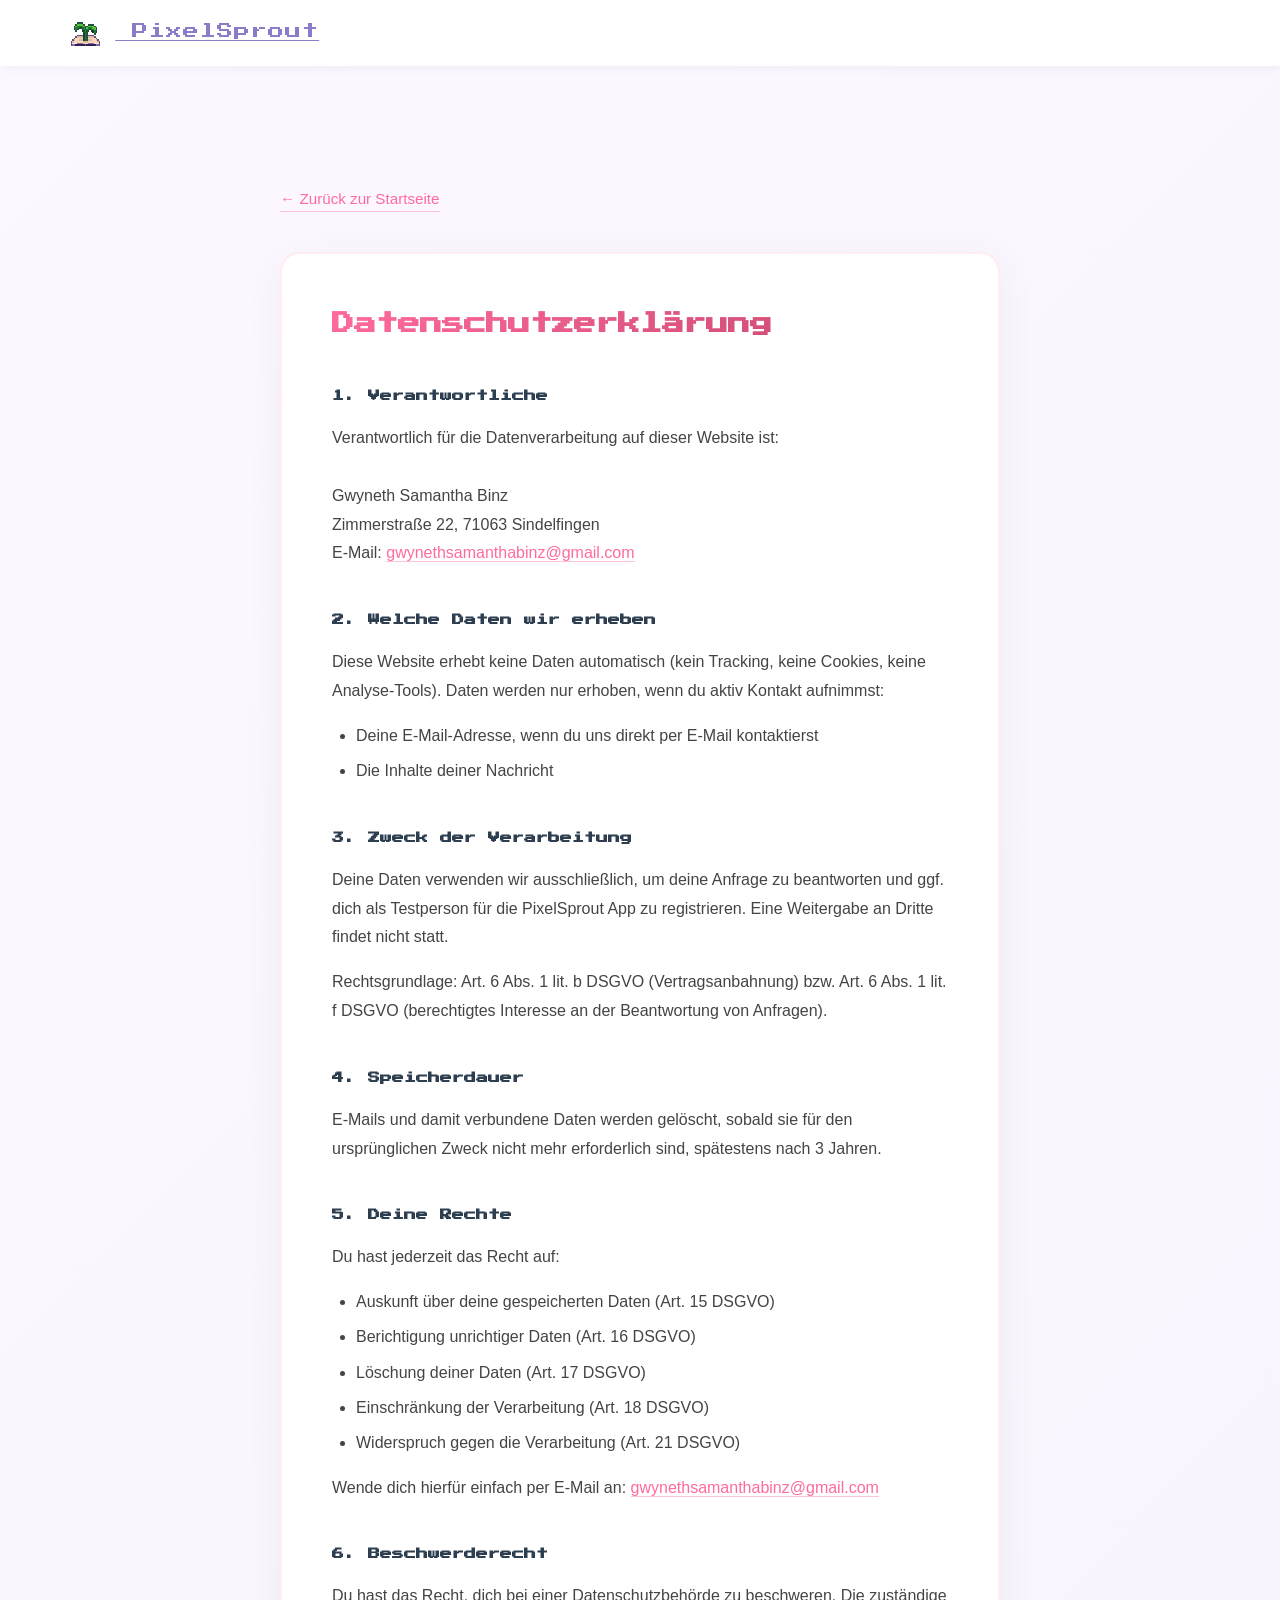
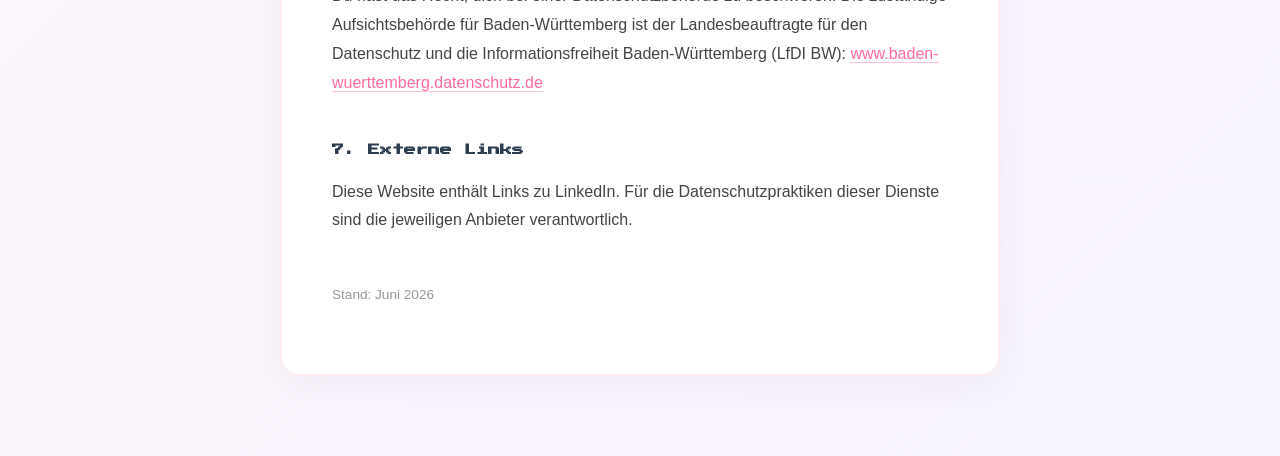
<file: datenschutz.html>
<!DOCTYPE html>
<html lang="de">
<head>
    <meta charset="UTF-8">
    <meta name="viewport" content="width=device-width, initial-scale=1.0">
    <title>Datenschutzerklärung – PixelSprout</title>

    <!-- Favicon -->
    <link rel="icon" type="image/png" sizes="720x720" href="img/favicon.png">
    <link rel="apple-touch-icon" href="img/favicon.png">
    <link rel="preconnect" href="https://fonts.googleapis.com">
    <link rel="preconnect" href="https://fonts.gstatic.com" crossorigin>
    <link href="https://fonts.googleapis.com/css2?family=Press+Start+2P&display=swap" rel="stylesheet">
    <link rel="stylesheet" href="css/styles.css?v=2026102101">
    <style>
        .legal-page {
            min-height: 100vh;
            padding: 120px 0 80px;
            background: linear-gradient(135deg, #fdf8ff, #f8f4fd);
        }
        .legal-page .container {
            max-width: 760px;
        }
        .legal-page h1 {
            font-family: 'Press Start 2P', monospace;
            font-size: 1.4rem;
            line-height: 1.8;
            margin-bottom: 2.5rem;
            background: linear-gradient(135deg, #FF6B9D, #C44569);
            -webkit-background-clip: text;
            -webkit-text-fill-color: transparent;
            background-clip: text;
        }
        .legal-page h2 {
            font-family: 'Press Start 2P', monospace;
            font-size: 0.75rem;
            line-height: 2;
            color: #2C3E50;
            margin: 2.5rem 0 1rem;
            background: none;
            -webkit-text-fill-color: unset;
        }
        .legal-page p,
        .legal-page ul {
            font-family: 'Segoe UI', Tahoma, Geneva, Verdana, sans-serif;
            font-size: 1rem;
            line-height: 1.8;
            color: #444;
            margin-bottom: 1rem;
        }
        .legal-page ul {
            padding-left: 1.5rem;
        }
        .legal-page li {
            margin-bottom: 0.4rem;
        }
        .legal-page a {
            color: #FF6B9D;
            text-decoration: none;
            border-bottom: 1px solid rgba(255,107,157,0.4);
        }
        .legal-page a:hover { opacity: 0.7; }
        .legal-card {
            background: white;
            border-radius: 20px;
            padding: 50px;
            border: 2px solid rgba(255,107,157,0.12);
            box-shadow: 0 8px 40px rgba(0,0,0,0.05);
        }
        .back-link {
            display: inline-flex;
            align-items: center;
            gap: 0.5rem;
            font-family: 'Segoe UI', Tahoma, Geneva, Verdana, sans-serif;
            font-size: 0.95rem;
            color: #FF6B9D;
            text-decoration: none;
            border-bottom: 1px solid rgba(255,107,157,0.4);
            margin-bottom: 2.5rem;
        }
        .back-link:hover { opacity: 0.7; }
    </style>
</head>
<body>
    <nav class="navbar">
        <div class="container">
            <a href="index.html" class="nav-brand">
                <img src="img/Logomitsparkle.png" alt="" class="logo-icon logo-icon--nav"> PixelSprout
            </a>
        </div>
    </nav>

    <main class="legal-page">
        <div class="container">
            <a href="index.html" class="back-link">← Zurück zur Startseite</a>

            <div class="legal-card">
                <h1>Datenschutz&shy;erklärung</h1>

                <h2>1. Verantwortliche</h2>
                <p>
                    Verantwortlich für die Datenverarbeitung auf dieser Website ist:<br><br>
                    Gwyneth Samantha Binz<br>
                    Zimmerstraße 22, 71063 Sindelfingen<br>
                    E-Mail: <a href="mailto:gwynethsamanthabinz@gmail.com">gwynethsamanthabinz@gmail.com</a>
                </p>

                <h2>2. Welche Daten wir erheben</h2>
                <p>
                    Diese Website erhebt keine Daten automatisch (kein Tracking, keine Cookies, keine Analyse-Tools).
                    Daten werden nur erhoben, wenn du aktiv Kontakt aufnimmst:
                </p>
                <ul>
                    <li>Deine E-Mail-Adresse, wenn du uns direkt per E-Mail kontaktierst</li>
                    <li>Die Inhalte deiner Nachricht</li>
                </ul>

                <h2>3. Zweck der Verarbeitung</h2>
                <p>
                    Deine Daten verwenden wir ausschließlich, um deine Anfrage zu beantworten
                    und ggf. dich als Testperson für die PixelSprout App zu registrieren.
                    Eine Weitergabe an Dritte findet nicht statt.
                </p>
                <p>
                    Rechtsgrundlage: Art. 6 Abs. 1 lit. b DSGVO (Vertragsanbahnung)
                    bzw. Art. 6 Abs. 1 lit. f DSGVO (berechtigtes Interesse an der Beantwortung von Anfragen).
                </p>

                <h2>4. Speicherdauer</h2>
                <p>
                    E-Mails und damit verbundene Daten werden gelöscht, sobald sie für den ursprünglichen
                    Zweck nicht mehr erforderlich sind, spätestens nach 3 Jahren.
                </p>

                <h2>5. Deine Rechte</h2>
                <p>Du hast jederzeit das Recht auf:</p>
                <ul>
                    <li>Auskunft über deine gespeicherten Daten (Art. 15 DSGVO)</li>
                    <li>Berichtigung unrichtiger Daten (Art. 16 DSGVO)</li>
                    <li>Löschung deiner Daten (Art. 17 DSGVO)</li>
                    <li>Einschränkung der Verarbeitung (Art. 18 DSGVO)</li>
                    <li>Widerspruch gegen die Verarbeitung (Art. 21 DSGVO)</li>
                </ul>
                <p>
                    Wende dich hierfür einfach per E-Mail an:
                    <a href="mailto:gwynethsamanthabinz@gmail.com">gwynethsamanthabinz@gmail.com</a>
                </p>

                <h2>6. Beschwerderecht</h2>
                <p>
                    Du hast das Recht, dich bei einer Datenschutzbehörde zu beschweren.
                    Die zuständige Aufsichtsbehörde für Baden-Württemberg ist der
                    Landesbeauftragte für den Datenschutz und die Informationsfreiheit Baden-Württemberg (LfDI BW):
                    <a href="https://www.baden-wuerttemberg.datenschutz.de" target="_blank" rel="noopener">www.baden-wuerttemberg.datenschutz.de</a>
                </p>

                <h2>7. Externe Links</h2>
                <p>
                    Diese Website enthält Links zu LinkedIn. Für die Datenschutzpraktiken dieser
                    Dienste sind die jeweiligen Anbieter verantwortlich.
                </p>

                <p style="margin-top: 3rem; font-size: 0.85rem; color: #999;">
                    Stand: Juni 2026
                </p>
            </div>
        </div>
    </main>
</body>
</html>
</file>
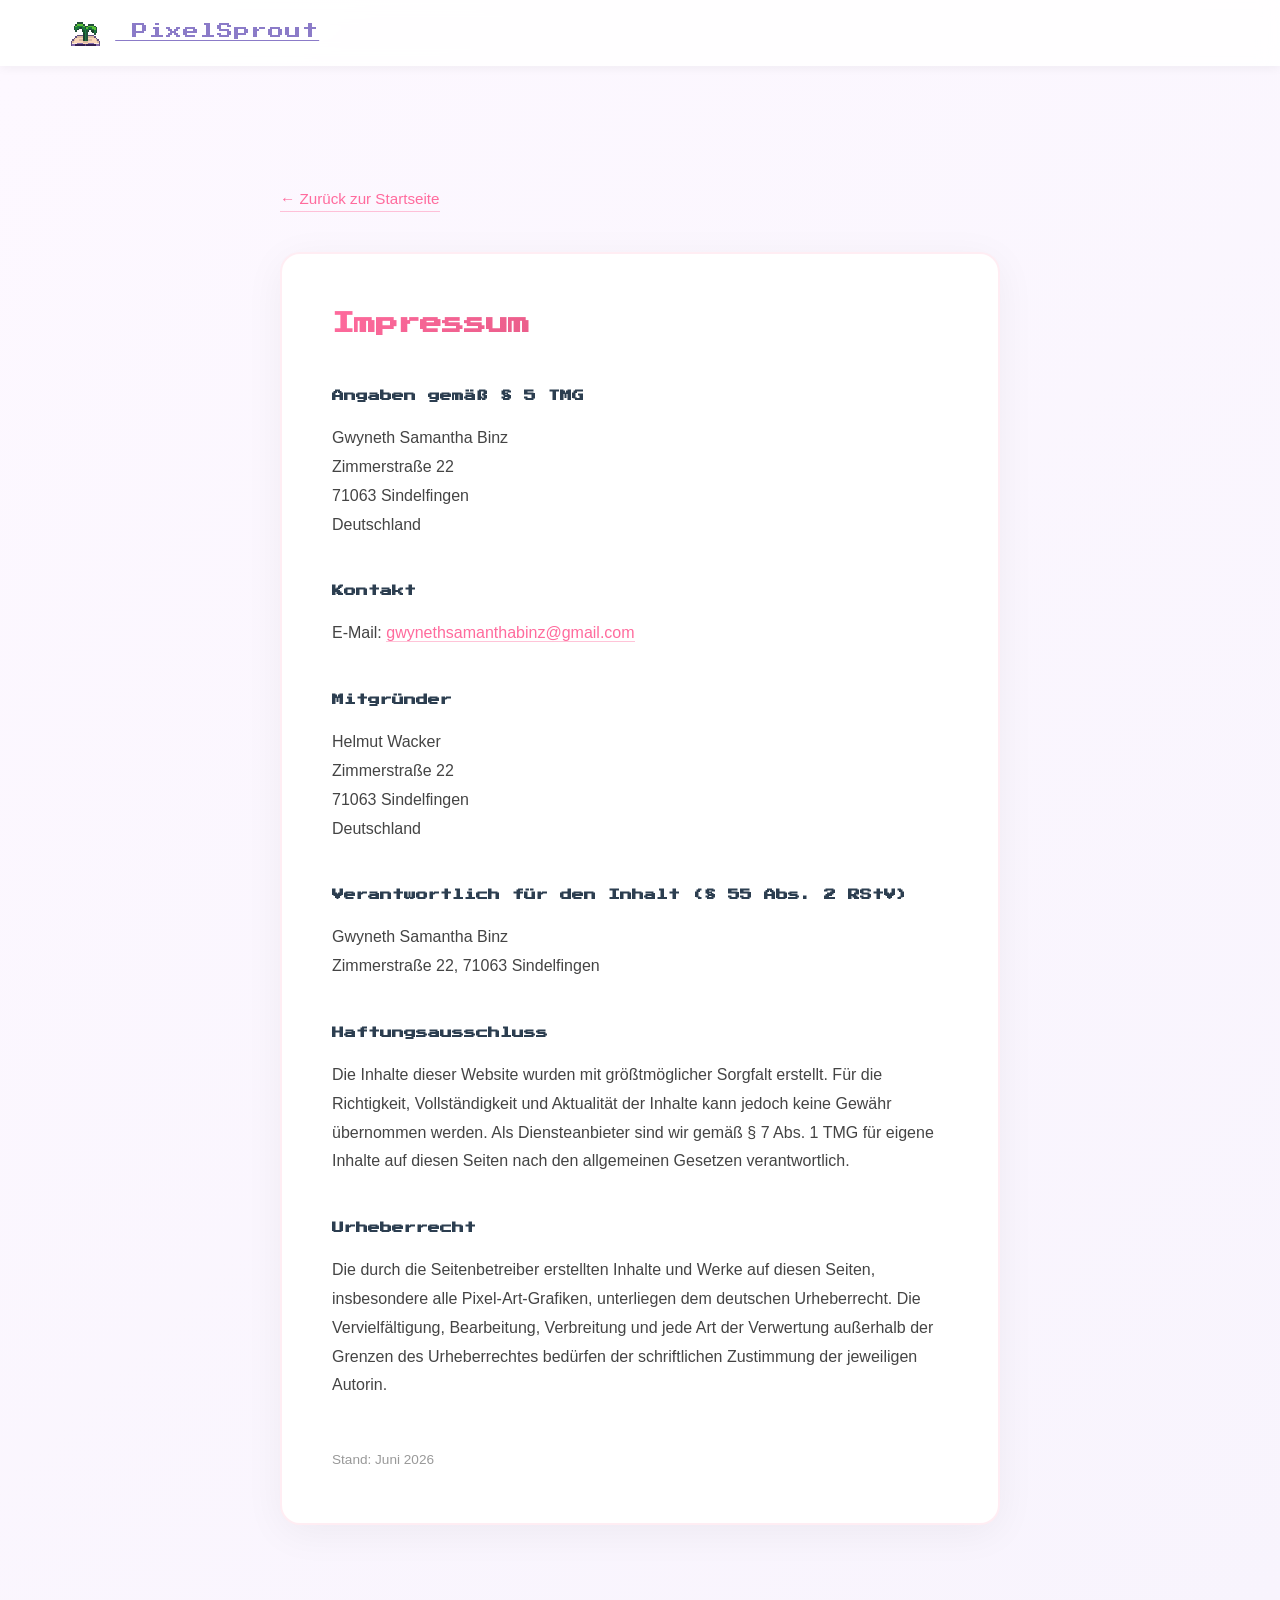
<file: impressum.html>
<!DOCTYPE html>
<html lang="de">
<head>
    <meta charset="UTF-8">
    <meta name="viewport" content="width=device-width, initial-scale=1.0">
    <title>Impressum – PixelSprout</title>

    <!-- Favicon -->
    <link rel="icon" type="image/png" sizes="720x720" href="img/favicon.png">
    <link rel="apple-touch-icon" href="img/favicon.png">
    <link rel="preconnect" href="https://fonts.googleapis.com">
    <link rel="preconnect" href="https://fonts.gstatic.com" crossorigin>
    <link href="https://fonts.googleapis.com/css2?family=Press+Start+2P&display=swap" rel="stylesheet">
    <link rel="stylesheet" href="css/styles.css?v=2026102101">
    <style>
        .legal-page {
            min-height: 100vh;
            padding: 120px 0 80px;
            background: linear-gradient(135deg, #fdf8ff, #f8f4fd);
        }
        .legal-page .container {
            max-width: 760px;
        }
        .legal-page h1 {
            font-family: 'Press Start 2P', monospace;
            font-size: 1.4rem;
            line-height: 1.8;
            margin-bottom: 2.5rem;
            background: linear-gradient(135deg, #FF6B9D, #C44569);
            -webkit-background-clip: text;
            -webkit-text-fill-color: transparent;
            background-clip: text;
        }
        .legal-page h2 {
            font-family: 'Press Start 2P', monospace;
            font-size: 0.75rem;
            line-height: 2;
            color: #2C3E50;
            margin: 2.5rem 0 1rem;
            background: none;
            -webkit-text-fill-color: unset;
        }
        .legal-page p,
        .legal-page address {
            font-family: 'Segoe UI', Tahoma, Geneva, Verdana, sans-serif;
            font-size: 1rem;
            line-height: 1.8;
            color: #444;
            font-style: normal;
        }
        .legal-page a {
            color: #FF6B9D;
            text-decoration: none;
            border-bottom: 1px solid rgba(255,107,157,0.4);
        }
        .legal-page a:hover {
            opacity: 0.7;
        }
        .legal-card {
            background: white;
            border-radius: 20px;
            padding: 50px;
            border: 2px solid rgba(255,107,157,0.12);
            box-shadow: 0 8px 40px rgba(0,0,0,0.05);
        }
        .back-link {
            display: inline-flex;
            align-items: center;
            gap: 0.5rem;
            font-family: 'Segoe UI', Tahoma, Geneva, Verdana, sans-serif;
            font-size: 0.95rem;
            color: #FF6B9D;
            text-decoration: none;
            border-bottom: 1px solid rgba(255,107,157,0.4);
            margin-bottom: 2.5rem;
        }
        .back-link:hover { opacity: 0.7; }
        .placeholder {
            background: rgba(255,107,157,0.08);
            border: 1px dashed rgba(255,107,157,0.4);
            border-radius: 6px;
            padding: 2px 8px;
            color: #C44569;
            font-style: italic;
        }
    </style>
</head>
<body>
    <nav class="navbar">
        <div class="container">
            <a href="index.html" class="nav-brand">
                <img src="img/Logomitsparkle.png" alt="" class="logo-icon logo-icon--nav"> PixelSprout
            </a>
        </div>
    </nav>

    <main class="legal-page">
        <div class="container">
            <a href="index.html" class="back-link">← Zurück zur Startseite</a>

            <div class="legal-card">
                <h1>Impressum</h1>

                <h2>Angaben gemäß § 5 TMG</h2>
                <address>
                    Gwyneth Samantha Binz<br>
                    Zimmerstraße 22<br>
                    71063 Sindelfingen<br>
                    Deutschland
                </address>

                <h2>Kontakt</h2>
                <p>
                    E-Mail: <a href="mailto:gwynethsamanthabinz@gmail.com">gwynethsamanthabinz@gmail.com</a>
                </p>

                <h2>Mitgründer</h2>
                <p>
                    Helmut Wacker<br>
                    Zimmerstraße 22<br>
                    71063 Sindelfingen<br>
                    Deutschland
                </p>

                <h2>Verantwortlich für den Inhalt (§ 55 Abs. 2 RStV)</h2>
                <p>
                    Gwyneth Samantha Binz<br>
                    Zimmerstraße 22, 71063 Sindelfingen
                </p>

                <h2>Haftungsausschluss</h2>
                <p>
                    Die Inhalte dieser Website wurden mit größtmöglicher Sorgfalt erstellt.
                    Für die Richtigkeit, Vollständigkeit und Aktualität der Inhalte kann jedoch keine Gewähr übernommen werden.
                    Als Diensteanbieter sind wir gemäß § 7 Abs. 1 TMG für eigene Inhalte auf diesen Seiten nach den allgemeinen
                    Gesetzen verantwortlich.
                </p>

                <h2>Urheberrecht</h2>
                <p>
                    Die durch die Seitenbetreiber erstellten Inhalte und Werke auf diesen Seiten, insbesondere alle
                    Pixel-Art-Grafiken, unterliegen dem deutschen Urheberrecht. Die Vervielfältigung, Bearbeitung,
                    Verbreitung und jede Art der Verwertung außerhalb der Grenzen des Urheberrechtes bedürfen der
                    schriftlichen Zustimmung der jeweiligen Autorin.
                </p>

                <p style="margin-top: 3rem; font-size: 0.85rem; color: #999;">
                    Stand: Juni 2026
                </p>
            </div>
        </div>
    </main>
</body>
</html>
</file>
<file: css/styles.css>
/* Reset & Global Styles */
* {
    margin: 0;
    padding: 0;
    box-sizing: border-box;
}

/* VT323 Pixel Font – applies to all headings, logo, tagline, team names */
.nav-brand,
.hero-content h1,
.hero-tagline,
.features h2,
.features-single h2,
.feature-highlights h3,
.how-it-works h2,
.userflow h3,
.extras-section h2,
.pixelart-why h2,
.draw-video-area h2,
.team-section h2,
.team-content h3,
.sponsors-section h2,
.cta-section h2,
.highlight-card h4,
.step h3,
.step-number {
    font-family: 'Press Start 2P', monospace;
    letter-spacing: 1px;
}

:root {
    --primary-color: #8B7BC8;      /* Lavendel Lila */
    --secondary-color: #6B5AB0;    /* Dunkles Lila */
    --accent-color: #FFC75F;       /* Gold/Orange */
    --success-color: #6BCB77;      /* Grün */
    --info-color: #4D96FF;         /* Blau */
    --dark-color: #2C3E50;         /* Dunkelblau */
    --light-color: #F8F9FA;        /* Hell */
    --text-color: #333;
    --border-radius: 8px;
    --box-shadow: 0 4px 15px rgba(0, 0, 0, 0.1);
}

html {
    scroll-behavior: smooth;
    overflow-x: hidden;
}

body {
    font-family: 'Segoe UI', Tahoma, Geneva, Verdana, sans-serif;
    color: var(--text-color);
    line-height: 1.6;
    background: linear-gradient(135deg, #F5F0FF 0%, #EDE6FF 50%, #E6EEFF 100%);
    min-height: 100vh;
    overflow-x: hidden;
}

.container {
    max-width: 1200px;
    margin: 0 auto;
    padding: 0 20px;
}

/* Language Switcher */
/* Sprachumschalter als Pille im Stil der Seiten-Buttons, in Orange
   (Komplementärfarbe zum Lila, damit er auffällt) */
.lang-switcher {
    display: flex;
    align-items: center;
    gap: 3px;
    padding: 3px;
    background: white;
    border: 2px solid #F5A623;
    border-radius: 999px;
    box-shadow: 0 4px 12px rgba(245, 166, 35, 0.3);
}

.lang-btn {
    background: none;
    border: none;
    border-radius: 999px;
    font-family: 'Press Start 2P', monospace;
    font-size: 0.65rem;
    line-height: 1;
    color: #D98200;
    cursor: pointer;
    padding: 7px 11px;
    letter-spacing: 1px;
    transition: background 0.3s ease, color 0.3s ease;
}

.lang-btn:hover {
    background: rgba(255, 199, 95, 0.25);
}

.lang-btn.active {
    background: linear-gradient(135deg, #FFB33F, #F08C00);
    color: white;
    box-shadow: 0 3px 8px rgba(240, 140, 0, 0.4);
}

/* Trennstrich wird in der Pille nicht mehr gebraucht */
.lang-divider {
    display: none;
}

/* Navigation */
.navbar {
    background: rgba(255, 255, 255, 0.95);
    backdrop-filter: blur(10px);
    padding: 0.45rem 0;
    position: sticky;
    top: 0;
    z-index: 1000;
    box-shadow: 0 2px 10px rgba(0, 0, 0, 0.05);
}

.navbar .container {
    display: flex;
    justify-content: space-between;
    align-items: center;
}

.nav-brand {
    font-size: 1rem;
    font-weight: normal;
    color: var(--primary-color);
    letter-spacing: 1px;
}

.nav-links {
    display: flex;
    list-style: none;
    gap: 1.4rem;
}

.nav-links li {
    padding-right: 1.4rem;
    border-right: 1px solid rgba(139, 123, 200, 0.3);
}

.nav-links li:last-child {
    padding-right: 0;
    border-right: none;
}

.nav-links a {
    text-decoration: none;
    color: var(--text-color);
    font-weight: 500;
    transition: color 0.3s ease;
}

.nav-links a:hover {
    color: var(--primary-color);
}

/* Hero Section */
.hero {
    padding: 40px 0;
    display: flex;
    align-items: center;
    min-height: 100vh;
    position: relative;
    overflow: hidden;
    background:
        url("../img/landingpage/hero_background.jpg") center / cover no-repeat,
        linear-gradient(135deg, #e8d6ff 0%, #d4c8f5 45%, #d6e4ff 100%);
}

.hero-overlay {
    display: none;
}

/* Hamburger button – hidden on desktop */
.nav-toggle {
    display: none;
}

.hero .container {
    display: grid;
    grid-template-columns: 3fr 2fr;
    align-items: center;
    position: relative;
    z-index: 2;
}

.hero-content {
    max-width: 760px;
    background: rgba(255, 255, 255, 0.45);
    backdrop-filter: blur(12px);
    -webkit-backdrop-filter: blur(12px);
    border-radius: 20px;
    padding: 2.5rem 3rem;
}

.hero-content h1 {
    font-size: 2.6rem;
    font-weight: normal;
    line-height: 1.3;
    margin: 0;
    color: var(--dark-color);
    background: linear-gradient(135deg, var(--primary-color), var(--secondary-color));
    -webkit-background-clip: text;
    -webkit-text-fill-color: transparent;
    background-clip: text;
    letter-spacing: 2px;
}

.hero-tagline {
    font-size: 0.75rem;
    font-weight: normal;
    color: #ffffff;
    text-transform: uppercase;
    letter-spacing: 2px;
    margin-bottom: 0.8rem;
    line-height: 2;
    text-shadow:
        2px 2px 0 #5a2d91,
        0 0 12px rgba(160, 110, 220, 0.95),
        0 0 28px rgba(130, 80, 200, 0.7),
        0 0 50px rgba(100, 50, 180, 0.4);
}

.hero-content .hero-subtitle,
.hero-content .hero-handmade {
    font-family: 'Segoe UI', Tahoma, Geneva, Verdana, sans-serif;
    font-size: 1.2rem;
    font-weight: 400;
    color: #1a1a1a;
    line-height: 1.8;
}

.hero-content .hero-subtitle {
    margin-bottom: 2rem;
}

/* Buttons */
.btn {
    padding: 15px 40px;
    border: none;
    border-radius: var(--border-radius);
    font-size: 1.1rem;
    font-weight: 600;
    cursor: pointer;
    transition: all 0.3s ease;
    text-decoration: none;
    display: inline-block;
}

.btn-primary {
    background: linear-gradient(135deg, var(--primary-color), var(--secondary-color));
    color: white;
    box-shadow: 0 8px 20px rgba(139, 123, 200, 0.3);
}

.btn-primary:hover {
    transform: translateY(-3px);
    box-shadow: 0 12px 30px rgba(139, 123, 200, 0.4);
}

.btn-secondary {
    background: white;
    color: var(--primary-color);
    border: 2px solid var(--primary-color);
}

.btn-secondary:hover {
    background: var(--primary-color);
    color: white;
}

/* Hero Image */
.hero-image {
    display: flex;
    justify-content: center;
    align-items: center;
}

.phone-wrapper {
    position: relative;
    display: inline-block;
    max-width: 360px;
}

.phone-wrapper::before {
    content: '';
    position: absolute;
    inset: -60px -60px -60px -200px;
    border-radius: 60px;
    background:
        radial-gradient(ellipse at 45% 12%, rgba(255, 255, 255, 0.80) 0%, transparent 48%),
        radial-gradient(ellipse at 80% 12%, rgba(220, 210, 255, 0.70) 0%, transparent 48%),
        radial-gradient(ellipse at 30% 75%, rgba(255, 255, 255, 0.65) 0%, transparent 50%),
        radial-gradient(ellipse at 85% 75%, rgba(200, 185, 255, 0.60) 0%, transparent 50%),
        radial-gradient(ellipse at 60% 90%, rgba(255, 255, 255, 0.50) 0%, transparent 50%);
    filter: blur(50px);
    z-index: -1;
    animation: glowPulse 5s ease-in-out infinite alternate;
}

@keyframes glowPulse {
    from { opacity: 0.75; transform: scale(0.97); }
    to   { opacity: 1;    transform: scale(1.02); }
}

.phone-wrapper video,
.hero-image video,
.hero-image img {
    max-width: 100%;
    max-height: 75vh;
    width: auto;
    height: auto;
    aspect-ratio: 1080 / 1834;
    display: block;
    animation: slideInRight 0.8s ease-out;
}

/* Desktop: Handy genau so hoch wie die Text-Karte daneben.
   contain: size → das Handy bestimmt die Zeilenhöhe nicht mit, sondern übernimmt sie */
@media (min-width: 769px) {
    .hero-image {
        align-self: stretch;
        contain: size;
    }

    /* Bei schmalen Fenstern nicht breiter als die Spalte – dann proportional kleiner */
    .hero-image video,
    .hero-image img {
        height: 100%;
        max-height: none;
        max-width: 100%;
        object-fit: contain;
    }
}

@keyframes slideInRight {
    from {
        opacity: 0;
        transform: translateX(50px);
    }
    to {
        opacity: 1;
        transform: translateX(0);
    }
}

/* Features Section */
.features {
    padding: 100px 0;
    background: white;
    border-radius: 30px 30px 0 0;
    position: relative;
    overflow: hidden;
}

.features h2 {
    font-size: 1.4rem;
    text-align: center;
    margin-bottom: 60px;
    color: var(--dark-color);
    line-height: 1.8;
}

/* Problem Section */
.problem-section {
    text-align: center;
    margin-bottom: 80px;
}

.problem-heading {
    font-family: 'Press Start 2P', monospace;
    font-size: 1.4rem;
    color: var(--dark-color);
    line-height: 1.8;
    margin-bottom: 1.5rem;
    letter-spacing: 1px;
}

.problem-text {
    font-size: 1.5rem;
    font-weight: 600;
    color: var(--secondary-color);
    line-height: 1.8;
    max-width: 700px;
    margin: 0 auto;
}

/* Features Single */
.features-single {
    max-width: 900px;
    margin: 0 auto 80px;
}

.core-idea {
    background: linear-gradient(135deg, rgba(139, 123, 200, 0.08), rgba(255, 199, 95, 0.08));
    border: 2px solid rgba(139, 123, 200, 0.2);
    border-radius: 20px;
    padding: 50px;
    font-size: 1.2rem;
    line-height: 1.9;
    color: #333;
    text-align: center;
    transition: all 0.3s ease;
}

.core-idea:hover {
    border-color: var(--primary-color);
    box-shadow: 0 15px 40px rgba(139, 123, 200, 0.1);
}

.core-idea strong {
    color: var(--primary-color);
    font-weight: 700;
}

/* Feature Highlights */
.feature-highlights {
    margin-top: 80px;
}

.feature-highlights h3 {
    font-size: 1.1rem;
    text-align: center;
    margin-bottom: 50px;
    color: var(--dark-color);
    line-height: 1.8;
}

.highlights-grid {
    display: grid;
    grid-template-columns: repeat(auto-fit, minmax(300px, 1fr));
    gap: 30px;
}

.highlight-card {
    background: linear-gradient(135deg, rgba(139, 123, 200, 0.05), rgba(255, 199, 95, 0.05));
    border: 2px solid rgba(139, 123, 200, 0.1);
    border-radius: 15px;
    padding: 40px;
    text-align: center;
    transition: all 0.3s ease;
}

.highlight-card:hover {
    transform: translateY(-8px);
    border-color: var(--primary-color);
    box-shadow: 0 15px 40px rgba(139, 123, 200, 0.15);
}

.highlight-icon {
    font-size: 3.5rem;
    margin-bottom: 1.5rem;
    display: block;
}

.highlight-card h4 {
    font-size: 0.7rem;
    color: var(--dark-color);
    margin-bottom: 1rem;
    font-weight: normal;
    line-height: 2;
}

.highlight-card p {
    font-size: 1rem;
    color: #666;
    line-height: 1.7;
}

/* How It Works Section */
.how-it-works {
    padding: 100px 0;
    background: #CFE2FC;
}

/* Breiter als die übrigen Abschnitte, damit Video + 3 Screens groß nebeneinander passen */
.how-it-works .container,
.extras-section .container {
    max-width: 1440px;
    padding: 0 40px; /* Platz für den nach außen ragenden Video-Rahmen */
}

@media (max-width: 768px) {
    .how-it-works .container,
    .extras-section .container {
        padding: 0 20px;
    }
}

.how-it-works h2 {
    font-size: 1.4rem;
    text-align: center;
    margin-bottom: 60px;
    color: var(--dark-color);
    line-height: 1.8;
}

/* Safari/iOS: Standbild statt transparentem WebM */
.hero-image .hero-phone-fallback {
    display: none;
}

.no-alpha-video .hero-image .hero-phone-fallback {
    display: block;
}

/* Links User-Journey-Video, rechts Schritte-Karussell */
/* Video-Spalte = 1,1 Karten-Breiten: Video etwa so groß wie die Screens,
   Rahmen so hoch wie die Schritte (Zeile 1: Video | Karten, Zeile 2: – | Pfeile) */
.how-layout {
    --how-gap: 60px;
    display: grid;
    grid-template-columns: calc((100% - 40px - var(--how-gap)) * 1.1 / 4.1) 1fr;
    column-gap: var(--how-gap);
    row-gap: 0.8rem;
    align-items: end;
}

.steps-carousel {
    display: contents;
}

/* Lila Rahmen um das Video; ragt um Padding + Rahmen nach außen,
   damit das Video selbst bündig mit den Screens bleibt */
.userflow {
    --frame-pad: 18px;
    --frame-border: 3px;
    grid-column: 1;
    grid-row: 1;
    align-self: stretch;
    display: flex;
    flex-direction: column;
    align-items: center;
    gap: 0.6rem;
    text-align: center;
    margin: 0 calc(-1 * (var(--frame-pad) + var(--frame-border))) calc(-1 * (var(--frame-pad) + var(--frame-border)));
    padding: 24px var(--frame-pad) var(--frame-pad);
    border: var(--frame-border) solid var(--primary-color);
    border-radius: 20px;
    background: rgba(255, 255, 255, 0.45);
    box-shadow: 0 8px 20px rgba(139, 123, 200, 0.3);
}

/* Freien Platz im Rahmen gleichmäßig über und unter Titel/Unterschrift verteilen */
.userflow h3 {
    margin-top: auto;
    font-size: 0.9rem;
    color: var(--primary-color);
    line-height: 2;
}

.userflow-caption {
    color: #3a3a4a;
}

.userflow-video {
    display: block;
    margin-top: auto;
    width: 100%;
    max-width: 340px;
    height: auto;
    aspect-ratio: 1080 / 1834;
    background: transparent;
    border-radius: 14px;
}

/* Steuerleiste (Chrome/Edge/Safari): heller Lila-Verlauf statt Schwarz, runde Ecken */
.userflow-video::-webkit-media-controls-enclosure {
    border-radius: 14px;
    overflow: hidden;
}

.userflow-video::-webkit-media-controls-panel {
    background-image: linear-gradient(to bottom, rgba(139, 123, 200, 0) 0%, rgba(139, 123, 200, 0.55) 60%, rgba(107, 90, 176, 0.8) 100%);
}

.steps {
    --steps-visible: 3;
    grid-column: 2;
    grid-row: 1;
    min-width: 0;
    display: flex;
    gap: 20px;
    overflow-x: auto;
    overscroll-behavior-x: contain;
    scroll-snap-type: x mandatory;
    scrollbar-width: none;
    -webkit-overflow-scrolling: touch;
    padding-top: 4px;
}

.steps::-webkit-scrollbar {
    display: none;
}

.carousel-nav {
    grid-column: 2;
    grid-row: 2;
    align-self: start;
    display: flex;
    justify-content: center;
    gap: 12px;
}

.carousel-btn {
    padding: 8px 20px;
    font-size: 1.1rem;
    line-height: 1;
}

.carousel-btn:disabled {
    opacity: 0.4;
    cursor: default;
    background: white;
    color: var(--primary-color);
}

.screenshots-grid {
    display: grid;
    grid-template-columns: repeat(2, 1fr);
    gap: 30px;
    margin-top: 50px;
}

.screenshot-placeholder {
    background: linear-gradient(135deg, rgba(139, 123, 200, 0.06), rgba(255, 199, 95, 0.06));
    border: 2px solid rgba(139, 123, 200, 0.18);
    border-radius: 16px;
    position: relative;
    overflow: hidden;
    width: 100%;
}

.screenshot-placeholder img {
    width: 100%;
    height: auto;
    display: block;
    border-radius: 14px;
}

.screenshot-item {
    display: flex;
    flex-direction: column;
    align-items: center;
    gap: 0.8rem;
    width: 100%;
}

.screenshot-label {
    font-family: 'Press Start 2P', monospace;
    font-size: 0.42rem;
    color: rgba(139, 123, 200, 0.7);
    letter-spacing: 1px;
    line-height: 1.6;
    text-align: center;
}

.concept-disclaimer {
    font-family: 'Segoe UI', Tahoma, Geneva, Verdana, sans-serif;
    font-size: 1.1rem;
    font-style: italic;
    color: #3a3a4a;
    text-align: center;
    margin-top: 2rem;
    line-height: 1.7;
}

.step {
    flex: 0 0 calc((100% - (var(--steps-visible) - 1) * 20px) / var(--steps-visible));
    scroll-snap-align: start;
    text-align: center;
    display: flex;
    flex-direction: column;
    align-items: center;
    gap: 0.6rem;
}

.step .screenshot-placeholder {
    margin-top: auto;
    width: 100%;
    background: transparent;
    border: none;
    border-radius: 0;
    overflow: visible;
}

/* Handyrahmen ist schon im Bild */
.step .screenshot-placeholder img {
    width: 100%;
    max-width: 340px; /* so groß wie das User-Journey-Video */
    margin: 0 auto;
    height: auto;
    aspect-ratio: 1080 / 1834;
    border-radius: 0;
}

.step-number {
    display: inline-flex;
    align-items: center;
    justify-content: center;
    width: 60px;
    height: 60px;
    border-radius: 50%;
    background: linear-gradient(135deg, var(--primary-color), var(--secondary-color));
    color: white;
    font-size: 1rem;
    font-weight: bold;
    margin-bottom: 1rem;
}

.step h3 {
    font-size: 0.9rem;
    color: var(--dark-color);
    margin-bottom: 0.5rem;
    line-height: 2;
}

.step p {
    color: #3a3a4a;
}

.arrow {
    font-size: 2rem;
    color: var(--primary-color);
    flex-shrink: 0;
    display: none;
}

/* Extras: Timer & Notizen – ruhiger Zusatz unter "So funktioniert's" */
.extras-section {
    padding: 20px 0 90px;
    background: #CFE2FC;
}

.extras-section h2 {
    font-size: 1.1rem;
    text-align: center;
    margin-bottom: 1rem;
    color: var(--dark-color);
    line-height: 1.8;
}

.extras-subtitle {
    color: #3a3a4a;
    text-align: center;
    margin-bottom: 2.5rem;
}

/* Desktop: drei Karten nebeneinander, Bild oben, Screens so groß wie bei "So funktioniert's" */
.extras-grid {
    display: grid;
    grid-template-columns: repeat(3, 1fr);
    gap: 30px;
}

.extra-card {
    display: flex;
    flex-direction: column;
    align-items: center;
    gap: 20px;
    padding: 24px;
    text-align: center;
}

.extra-card:hover {
    transform: none;
    box-shadow: none;
}

/* Handyrahmen ist schon im Bild */
.extra-card img {
    display: block;
    width: 310px; /* so groß wie die Screens bei "So funktioniert's" */
    max-width: 100%;
    height: auto;
    aspect-ratio: 1080 / 1834;
    flex-shrink: 0;
}

/* so groß wie die Schritt-Titel bei "So funktioniert's" */
.extra-card h4 {
    font-size: 0.9rem;
}

.extra-card p {
    color: #3a3a4a;
}

/* Lucky-Karte: Bild 1600×1900 mit Sprechblasen neben dem Handy, ca. 1,5× breiter,
   damit das Handy gleich groß wirkt; Blasen dürfen ins Karten-Padding ragen */
.extra-card--lucky {
    overflow: visible;
}

.extra-card--lucky img {
    width: 455px; /* Handy darin ≈ so groß wie in den 310-px-Bildern */
    max-width: calc(100% + 70px); /* Blasen ragen max. ~9 px über den Kartenrand */
    aspect-ratio: 1600 / 1900;
}

/* Tablet: zwei Karten nebeneinander, Bild links, Lucky-Karte in eigener Zeile */
@media (max-width: 1000px) {
    .extras-grid {
        grid-template-columns: repeat(2, 1fr);
        max-width: 1000px;
        margin: 0 auto;
    }

    .extra-card {
        flex-direction: row;
        gap: 24px;
        text-align: left;
    }

    .extra-card img {
        width: 45%;
        max-width: 220px;
    }

    .extra-card--lucky {
        grid-column: 1 / -1;
        justify-content: center;
    }

    .extra-card--lucky img {
        width: 100%;
        max-width: 292px; /* 1,5 × die ~195 px der anderen Bilder */
    }

    .extra-card--lucky .extra-text {
        max-width: 360px;
    }
}

/* ── Sticker ausprobieren (Karte "Notizen & Habits") ── */
.extra-card--notes {
    position: relative;
}

.sticker-stage {
    position: relative;
    align-self: stretch;
    display: flex;
    flex-direction: column;
    align-items: center;
}

/* Runder Aufklapp-Button links neben dem Handy, auf halber Höhe */
.sticker-toggle {
    position: absolute;
    left: -12px;
    top: calc(var(--shot-h, 300px) / 2);
    transform: translateY(-50%);
    z-index: 3;
    width: 38px;
    height: 38px;
    border-radius: 50%;
    border: 2px solid var(--primary-color);
    background: white;
    box-shadow: 0 6px 16px rgba(139, 123, 200, 0.3);
    display: flex;
    align-items: center;
    justify-content: center;
    cursor: pointer;
    transition: transform 0.3s ease, background 0.3s ease, box-shadow 0.3s ease;
}

.sticker-toggle:hover {
    transform: translateY(calc(-50% - 2px));
    box-shadow: 0 10px 22px rgba(139, 123, 200, 0.4);
}

.stickers-open .sticker-toggle {
    background: var(--primary-color);
}

.extra-card .sticker-toggle img {
    width: 24px;
    height: auto;
    max-width: none;
    aspect-ratio: auto;
    image-rendering: pixelated;
}

/* Leiste: fährt rechts neben dem Button über den Handyrand heraus */
.sticker-tray {
    position: absolute;
    left: 34px;
    top: calc(var(--shot-h, 300px) / 2);
    z-index: 3;
    display: flex;
    flex-direction: column;
    gap: 6px;
    padding: 8px 6px;
    background: rgba(255, 255, 255, 0.92);
    border: 2px solid var(--primary-color);
    border-radius: 14px;
    box-shadow: 0 8px 20px rgba(139, 123, 200, 0.3);
    opacity: 0;
    visibility: hidden;
    transform: translate(-16px, -50%);
    transition: opacity 0.25s ease, transform 0.25s ease, visibility 0.25s;
}

.stickers-open .sticker-tray {
    opacity: 1;
    visibility: visible;
    transform: translate(0, -50%);
}

/* Sticker haben unterschiedliche Formate → proportional in ein gleiches Feld einpassen */
.extra-card .sticker-tray img {
    width: 40px;
    height: 36px;
    object-fit: contain;
    max-width: none;
    aspect-ratio: auto;
    image-rendering: pixelated;
    cursor: grab;
    touch-action: none;
    user-select: none;
    -webkit-user-select: none;
    -webkit-user-drag: none;
}

.sticker-hint {
    display: none;
    margin-top: 10px;
    font-size: 0.85rem;
    color: #6b6b80;
}

.stickers-open .sticker-hint {
    display: block;
}

/* Abgelegte Sticker: über der ganzen Karte, Position in Prozent */
.sticker-layer {
    position: absolute;
    inset: 0;
    z-index: 2;
    pointer-events: none;
}

.sticker-placed {
    position: absolute;
    width: 40px;
    height: 36px;
    transform: translate(-50%, -50%);
    pointer-events: auto;
    cursor: grab;
    touch-action: none;
    user-select: none;
    -webkit-user-select: none;
}

/* Sticker-Look: weißer Rand entlang der Form + leichter Schatten */
.extra-card .sticker-placed img,
.sticker-ghost {
    image-rendering: pixelated;
    filter:
        drop-shadow(2px 0 0 #fff) drop-shadow(-2px 0 0 #fff)
        drop-shadow(0 2px 0 #fff) drop-shadow(0 -2px 0 #fff)
        drop-shadow(0 3px 4px rgba(58, 45, 110, 0.35));
}

.extra-card .sticker-placed img {
    display: block;
    width: 40px;
    height: 36px;
    object-fit: contain;
    max-width: none;
    aspect-ratio: auto;
    pointer-events: none;
    -webkit-user-drag: none;
}

.sticker-placed.dragging {
    cursor: grabbing;
    z-index: 1;
}

/* Kleines rotes Kreuz zum Löschen */
.sticker-remove {
    position: absolute;
    top: -8px;
    right: -8px;
    width: 18px;
    height: 18px;
    padding: 0;
    border: 2px solid #fff;
    border-radius: 50%;
    background: #e5484d;
    color: #fff;
    font-size: 13px;
    font-weight: bold;
    line-height: 1;
    display: flex;
    align-items: center;
    justify-content: center;
    cursor: pointer;
    box-shadow: 0 1px 3px rgba(0, 0, 0, 0.3);
}

/* Größere Tippfläche für Finger, ohne das Kreuz größer zu zeichnen */
.sticker-remove::before {
    content: '';
    position: absolute;
    inset: -8px;
}

.sticker-remove:hover {
    background: #c9363b;
}

/* Kopie, die beim Ziehen aus der Leiste dem Pointer folgt */
.sticker-ghost {
    position: fixed;
    z-index: 2000;
    width: 40px;
    height: 36px;
    object-fit: contain;
    transform: translate(-50%, -50%);
    pointer-events: none;
}

.sticker-ghost.returning {
    transition: left 0.25s ease, top 0.25s ease;
}

/* Tablet & Handy: Leiste fährt unter dem Handy aus */
@media (max-width: 1000px) {
    .extra-card--notes .sticker-stage {
        align-self: auto;
        flex-shrink: 0;
        width: 45%;
        max-width: 220px;
    }

    .extra-card--notes .sticker-shot {
        width: 100%;
        max-width: none;
    }

    .sticker-tray {
        position: static;
        flex-direction: row;
        flex-wrap: wrap;
        justify-content: center;
        max-height: 0;
        margin-top: 0;
        padding: 0 6px;
        overflow: hidden;
        transform: none;
        transition: max-height 0.25s ease, opacity 0.25s ease, padding 0.25s ease, margin 0.25s ease, visibility 0.25s;
    }

    .stickers-open .sticker-tray {
        max-height: 240px;
        margin-top: 12px;
        padding: 8px 6px;
        transform: none;
    }
}

@media (max-width: 768px) {
    .extra-card--notes .sticker-stage {
        width: 100%;
        max-width: none;
    }

    .extra-card--notes .sticker-shot {
        max-width: 300px;
    }
}

/* Team Section */
.team-section {
    padding: 100px 0;
    background: white;
}

.team-section h2 {
    font-size: 1.4rem;
    text-align: center;
    margin-bottom: 60px;
    color: var(--dark-color);
    line-height: 1.8;
}

.team-grid {
    display: grid;
    grid-template-columns: 1fr 1fr;
    gap: 40px;
}

/* Nur eine Karte: mittig statt links in der halben Breite */
.team-grid > .team-member:only-child {
    grid-column: 1 / -1;
    justify-self: center;
    max-width: 580px;
}

.team-member {
    background: linear-gradient(135deg, rgba(139, 123, 200, 0.05), rgba(255, 199, 95, 0.05));
    border: 2px solid rgba(139, 123, 200, 0.1);
    border-radius: 20px;
    padding: 40px;
    display: flex;
    flex-direction: column;
    align-items: center;
    text-align: center;
    gap: 1.5rem;
}

.team-photo-placeholder {
    width: 240px;
    height: 240px;
    border-radius: 15px;
    background: linear-gradient(135deg, rgba(139, 123, 200, 0.15), rgba(255, 199, 95, 0.15));
    border: 2px dashed rgba(139, 123, 200, 0.3);
    display: flex;
    align-items: center;
    justify-content: center;
    font-family: 'Press Start 2P', monospace;
    font-size: 0.5rem;
    color: var(--primary-color);
    letter-spacing: 1px;
}

.team-image {
    display: flex;
    justify-content: center;
}

.team-image img {
    width: 100%;
    max-width: 160px;
    border-radius: 15px;
    box-shadow: 0 20px 60px rgba(139, 123, 200, 0.2);
}

.team-content h3 {
    font-size: 1.2rem;
    font-weight: normal;
    color: var(--dark-color);
    margin-bottom: 1rem;
    letter-spacing: 1px;
    line-height: 2;
}

.team-content p {
    font-size: 1.1rem;
    color: #666;
    line-height: 1.9;
    margin-bottom: 2rem;
}

.team-role {
    font-family: 'Press Start 2P', monospace;
    font-size: 0.5rem;
    color: rgba(139, 123, 200, 0.45);
    letter-spacing: 2px;
    margin-bottom: 1.5rem !important;
}

.team-bio-label {
    font-family: 'Press Start 2P', monospace;
    font-size: 0.45rem;
    color: var(--primary-color);
    letter-spacing: 1px;
    margin-bottom: 0.6rem;
    margin-top: 0;
}

.team-bio {
    font-size: 0.9rem;
    color: #555;
    line-height: 1.7;
    margin-bottom: 1.5rem;
}

.team-content .btn {
    text-decoration: none;
}

/* Sponsors Section */
.sponsors-section {
    padding: 60px 0;
    background: #ffffff;
}

.sponsors-section h2 {
    font-size: 1.4rem;
    text-align: center;
    margin-bottom: 60px;
    color: var(--dark-color);
    line-height: 1.8;
}

.sponsors-grid {
    display: grid;
    grid-template-columns: repeat(auto-fit, minmax(250px, 1fr));
    gap: 40px;
}

.sponsor-logo {
    display: flex;
    align-items: center;
    justify-content: center;
    padding: 20px;
}

.sponsor-logo img {
    max-width: 220px;
    max-height: 120px;
    width: 100%;
    height: auto;
    object-fit: contain;
}

/* CTA Section */
.cta-section {
    padding: 100px 0;
    background: linear-gradient(135deg, #fdf8ff, #f8f4fd);
    color: var(--dark-color);
    text-align: center;
    border-radius: 30px;
    margin: 60px 20px;
    border: 2px solid rgba(139, 123, 200, 0.15);
}

.cta-section h2 {
    font-size: 1.4rem;
    margin-bottom: 1.5rem;
    line-height: 2;
    background: linear-gradient(135deg, var(--primary-color), var(--secondary-color));
    -webkit-background-clip: text;
    -webkit-text-fill-color: transparent;
    background-clip: text;
}

.cta-section p {
    font-size: 1.2rem;
    margin-bottom: 2rem;
    color: #555;
}

/* CTA Contact Buttons */
.cta-contact {
    display: flex;
    gap: 1rem;
    justify-content: center;
    flex-wrap: wrap;
    margin-bottom: 2rem;
}

.cta-contact .btn {
    font-size: 1.25rem;
    padding: 16px 36px;
}

.cta-contact a.btn-primary {
    text-decoration: none;
}

.cta-contact a.btn-primary:hover {
    text-decoration: none;
}

.cta-note {
    font-size: 1rem;
    color: #555;
    margin-bottom: 2rem;
    line-height: 1.7;
}

#survey h2 {
    background: none;
    -webkit-background-clip: unset;
    -webkit-text-fill-color: initial;
    background-clip: unset;
    color: var(--dark-color);
    font-size: 1.1rem;
}

/* Footer */
.footer {
    background: var(--dark-color);
    color: white;
    padding: 40px 0;
    text-align: center;
}

.footer-links {
    margin-top: 1rem;
}

.footer-links a {
    color: var(--accent-color);
    text-decoration: none;
    margin: 0 0.5rem;
    transition: color 0.3s ease;
}

.footer-links a:hover {
    color: white;
}

/* Tablet & Handy: Video oben, Schritte darunter */
@media (max-width: 1000px) {
    .how-layout {
        grid-template-columns: 1fr;
    }

    .userflow,
    .steps,
    .carousel-nav {
        grid-column: 1;
        grid-row: auto;
    }

    .userflow {
        justify-self: center;
        width: 100%;
        max-width: calc(300px + 2 * (var(--frame-pad) + var(--frame-border)));
        margin: 0 auto 2.5rem;
    }

    .steps {
        --steps-visible: 3;
    }
}

/* Responsive Design */
@media (max-width: 768px) {
    /* Navbar: Brand links, Lang + Hamburger rechts */
    .navbar .container {
        flex-wrap: wrap;
        gap: 0.5rem;
        position: relative;
    }

    /* Hamburger-Button */
    .nav-toggle {
        display: flex;
        flex-direction: column;
        justify-content: center;
        gap: 5px;
        background: transparent;
        border: 2px solid rgba(139, 123, 200, 0.55);
        border-radius: 10px;
        padding: 8px 9px;
        cursor: pointer;
        order: 3;
        box-shadow: 2px 2px 0 rgba(139, 123, 200, 0.25);
        flex-shrink: 0;
    }

    .nav-toggle span {
        display: block;
        width: 22px;
        height: 3px;
        background: var(--primary-color);
        transition: transform 0.15s, opacity 0.15s;
    }

    /* X-Animation wenn Menü offen */
    .nav-toggle.open span:nth-child(1) {
        transform: translateY(8px) rotate(45deg);
    }
    .nav-toggle.open span:nth-child(2) {
        opacity: 0;
    }
    .nav-toggle.open span:nth-child(3) {
        transform: translateY(-8px) rotate(-45deg);
    }

    /* Nav-Links: standardmäßig versteckt */
    .nav-links {
        display: none;
        order: 4;
        width: 100%;
        flex-direction: column;
        align-items: center;
        gap: 1rem;
        font-size: 0.88rem;
        padding: 1rem 0 0.5rem;
        border-top: 2px solid rgba(139, 123, 200, 0.2);
        margin-top: 0.25rem;
    }

    /* Nav-Links sichtbar wenn offen */
    .nav-links.open {
        display: flex;
    }

    /* Kein Trennstrich bei vertikaler Liste */
    .nav-links li {
        border-right: none;
        padding-right: 0;
    }

    .nav-brand {
        font-size: 1rem;
        order: 1;
    }

    .lang-switcher {
        order: 2;
    }

    /* Hero */
    .hero .container {
        grid-template-columns: 1fr;
        gap: 40px;
    }

    .hero-content {
        text-align: center;
        padding: 1.5rem;
        max-width: 100%;
    }

    .hero-content h1 {
        font-size: 1.8rem;
        min-width: 0;
        word-break: break-word;
    }

    .hero-title-row {
        flex-wrap: wrap;
        justify-content: center;
    }

    .hero-content .hero-subtitle,
    .hero-content .hero-handmade {
        font-size: 1rem;
    }

    .hero-tagline {
        font-size: 0.85rem;
    }

    .logo-icon--hero {
        width: 70px;
        height: 70px;
    }

    .hero-title-row {
        gap: 0.5rem;
    }

    .hero-image {
        max-width: 300px;
        margin: 2rem auto 0;
    }

    /* Handy-Mockup unter dem Hero-Text – zentriert */
    .hero-image video,
    .hero-image img {
        max-height: 528px;
    }

    /* Features */
    .problem-text {
        font-size: 1.1rem;
    }

    .features h2,
    .features-single h2,
    .feature-highlights h3,
    .how-it-works h2,
    .features-subtitle,
    .pixelart-why h2,
    .draw-video-area h2,
    .sponsors-section h2 {
        font-size: 1.1rem;
    }

    .team-section h2 {
        font-size: 1.5rem;
    }

    .cta-section h2 {
        font-size: 1.4rem;
    }

    .core-idea {
        padding: 25px;
        font-size: 1rem;
    }

    .highlight-card {
        padding: 25px;
    }

    /* Extras: Karten untereinander, Bild über dem Text */
    .extras-section h2 {
        font-size: 0.9rem;
    }

    .extras-grid {
        grid-template-columns: 1fr;
    }

    .extra-card {
        flex-direction: column;
        text-align: center;
    }

    /* so groß wie die Schritt-Screens bei "So funktioniert's" */
    .extra-card img {
        width: 100%;
        max-width: 300px;
    }

    /* Lucky (mit Sprechblasen) darf bis in den Innenabstand der Karte reichen,
       damit das Handy darin möglichst gleich groß wirkt */
    .extra-card--lucky img {
        width: calc(100% + 32px); /* Innenabstand auf dem Handy: 18 px je Seite */
        max-width: none;
    }

    /* Steps: erst Video, darunter 1 Schritt zum Wischen */
    .steps {
        --steps-visible: 1;
    }

    .step .screenshot-placeholder img {
        max-width: 300px;
        margin: 0 auto;
    }

    .arrow {
        display: none;
    }

    /* CTA */
    .cta-section {
        margin: 40px 10px;
        padding: 60px 20px;
    }

    .cta-contact {
        flex-direction: column;
        align-items: stretch;
    }

    .cta-contact .btn {
        width: 100%;
        word-break: break-all;
        font-size: 1rem;
        padding: 16px 18px;
    }

    /* Team */
    .team-grid {
        grid-template-columns: 1fr;
        gap: 30px;
    }

    .team-card {
        grid-template-columns: 1fr;
        gap: 30px;
        padding: 30px;
        text-align: center;
    }

    .team-image {
        justify-content: center;
    }

    .team-image img {
        max-width: 260px;
    }

    .team-content h3 {
        font-size: 0.85rem;
    }

    /* Screenshots */
    .screenshots-grid {
        grid-template-columns: repeat(2, 1fr);
        max-width: 100%;
    }

    .hero-draw-link {
        font-size: 1rem;
    }

    .draw-group {
        align-items: center;
        margin-top: 1.5rem;
    }

    /* Sponsors – alle drei in einer Zeile */
    .sponsors-grid {
        grid-template-columns: repeat(3, 1fr);
        gap: 4px;
    }

    .sponsor-logo {
        padding: 4px;
    }

    .sponsor-logo img {
        max-width: 110px;
    }

    /* Draw / Pixel Art section */
    .draw-section {
        padding: 60px 0;
    }

    .draw-inner {
        display: flex;
        flex-direction: column;
        gap: 40px;
        width: 100%;
    }

    .pixelart-why,
    .draw-video-area {
        width: 100%;
        max-width: 100%;
    }

    .pixelart-why h2,
    .draw-video-area h2 {
        font-size: 1.1rem;
        text-align: center;
    }

    .pixelart-intro {
        text-align: center;
    }

    .pixelart-points {
        max-width: 100%;
        margin: 0 auto;
        padding: 1.2rem 1rem 1.2rem 1.8rem;
        box-sizing: border-box;
    }

    .timelapse-outer,
    .timelapse-wrapper {
        max-width: 100%;
    }

    .hero .container {
        grid-template-columns: 1fr;
    }

    .hero-overlay {
        display: block;
        position: absolute;
        top: 0;
        left: 0;
        right: 0;
        bottom: 0;
        background: rgba(245, 240, 255, 0.15);
        z-index: 1;
    }

    .hero-buttons-primary {
        gap: 0.5rem;
    }

    .hero-buttons-primary .btn-primary {
        padding: 12px 10px;
        font-size: 0.9rem;
    }

    .cta-handmade {
        font-size: 0.6rem;
    }

    .cta-draw-btn {
        width: 100%;
        justify-content: center;
        font-size: 0.55rem;
    }
}

@media (max-width: 480px) {
    /* Titel größer (vorher 0.8rem); Platz dafür kommt vom schmaleren
       Sprachumschalter und dem etwas kleineren Logo – alles bleibt in einer Zeile */
    .nav-brand {
        font-size: 0.9rem;
    }

    .logo-icon--nav-rounded {
        height: 2.8rem;
    }

    .navbar .container {
        gap: 0.4rem;
    }

    .nav-links {
        font-size: 0.7rem;
        gap: 0.4rem;
    }

    /* Sehr schmale Handys: alte Titelgröße, damit der Umschalter in der ersten Zeile bleibt */
    @media (max-width: 374px) {
        .nav-brand {
            font-size: 0.8rem;
        }
    }

    /* schmalere Pille auf dem Handy */
    .lang-switcher {
        gap: 1px;
        padding: 2px;
    }

    .lang-btn {
        font-size: 0.55rem;
        padding: 6px 6px;
        letter-spacing: 0;
    }

    .hero-content h1 {
        font-size: 1.5rem;
    }

    .logo-icon--hero {
        width: 55px;
        height: 55px;
    }

    .hero-content .hero-subtitle,
    .hero-content .hero-handmade {
        font-size: 0.9rem;
    }

    .hero-tagline {
        font-size: 0.75rem;
    }

    .hero-image {
        max-width: 300px; /* so groß wie die Schritt-Screens */
    }

    .problem-text {
        font-size: 1rem;
    }

    .features h2,
    .features-single h2,
    .feature-highlights h3,
    .how-it-works h2,
    .features-subtitle,
    .pixelart-why h2,
    .draw-video-area h2,
    .sponsors-section h2 {
        font-size: 1rem;
    }

    .team-section h2 {
        font-size: 1.4rem;
    }

    .cta-section h2 {
        font-size: 1.3rem;
    }

    #survey h2 {
        font-size: 1rem;
    }

    .extras-section h2 {
        font-size: 0.85rem;
    }

    .core-idea {
        padding: 18px;
        font-size: 0.9rem;
    }

    .highlight-card {
        padding: 18px;
    }

    .highlight-card h4 {
        font-size: 0.6rem;
    }

    .highlight-card p {
        font-size: 0.9rem;
    }

    .btn {
        padding: 12px 16px;
        font-size: 0.9rem;
    }

    .hero-buttons-primary {
        gap: 0.4rem;
    }

    .hero-buttons-primary .btn-primary {
        padding: 10px 6px;
        font-size: 0.75rem;
    }

    .cta-contact .btn {
        font-size: 0.9rem;
        padding: 14px 16px;
    }

    .team-card {
        padding: 18px;
    }

    .team-image img {
        max-width: 100%;
    }

    .team-content h3 {
        font-size: 0.7rem;
    }

    .team-content p {
        font-size: 0.95rem;
    }

    /* Screenshots: 1 column on very small screens */
    .screenshots-grid {
        grid-template-columns: 1fr;
        gap: 20px;
    }


    .sponsor-logo img {
        max-width: 150px;
    }
}

/* CTA – Handmade Statement + Draw Button */
.cta-handmade {
    font-family: 'Press Start 2P', monospace;
    font-size: 0.75rem;
    color: var(--primary-color);
    margin-top: 2.5rem;
    margin-bottom: 1.2rem;
    letter-spacing: 2px;
    line-height: 2;
    opacity: 0.85;
}

.hero-draw-link {
    display: inline-flex;
    align-items: center;
    gap: 0.4rem;
    color: #1565C0;
    font-family: 'Segoe UI', Tahoma, Geneva, Verdana, sans-serif;
    font-size: 1rem;
    font-weight: 600;
    text-decoration: none;
    padding-bottom: 2px;
    border-bottom: 2px solid rgba(21, 101, 192, 0.5);
    transition: opacity 0.2s ease;
}

.hero-draw-link:hover {
    opacity: 0.75;
}

.hero-handmade {
    margin-bottom: 1rem;
    text-align: left;
}

.features-single h2 {
    color: var(--primary-color);
}

.features-subtitle {
    font-family: 'Press Start 2P', monospace;
    letter-spacing: 1px;
    font-size: 1.4rem;
    color: var(--dark-color);
    text-align: center;
    margin-top: -0.5rem;
    margin-bottom: 2rem;
    line-height: 1.8;
}

.hero-header {
    display: flex;
    flex-direction: column;
    gap: 0.1rem;
    margin-bottom: 0.6rem;
}

.hero-title-row {
    display: flex;
    align-items: center;
    gap: 0.7rem;
}

.logo-icon--hero {
    width: 105px;
    height: 105px;
    flex-shrink: 0;
    image-rendering: pixelated;
}

.hero-buttons {
    display: flex;
    flex-direction: column;
    gap: 1rem;
    align-items: stretch;
}

.hero-buttons-primary {
    display: flex;
    flex-wrap: nowrap;
    gap: 0.6rem;
    align-items: stretch;
}

.hero-buttons-primary .btn-primary {
    flex: 1 1 0;
    min-width: 0;
    min-height: 46px;
    display: flex;
    align-items: center;
    text-align: center;
    justify-content: center;
    white-space: normal;
}

.btn-how {
    padding-top: 9px;
    padding-bottom: 9px;
    min-height: 46px;
    display: flex;
    align-items: center;
    justify-content: center;
    text-align: center;
}

.draw-group {
    display: flex;
    flex-direction: column;
    gap: 0.3rem;
    align-items: flex-start;
}

.draw-group .hero-handmade {
    margin-bottom: 0;
}

/* Draw / Pixel Art Section */
.draw-section {
    padding: 100px 0;
    background: linear-gradient(135deg, rgba(139, 123, 200, 0.05), rgba(255, 199, 95, 0.08));
}

.draw-inner {
    display: grid;
    grid-template-columns: 1fr 1fr;
    gap: 70px;
    align-items: start;
}

/* Warum Pixel Art */
.pixelart-why {
    text-align: center;
}

.pixelart-why h2 {
    font-size: 1.1rem;
    margin-bottom: 1.5rem;
    line-height: 1.9;
}

.pixelart-intro {
    font-size: 1.1rem;
    color: #555;
    line-height: 1.8;
    margin-bottom: 1.8rem;
}

.pixelart-points {
    text-align: left;
}

.pixelart-points {
    list-style: none;
    padding: 1.8rem 2rem;
    display: flex;
    flex-direction: column;
    gap: 1.2rem;
    background: linear-gradient(135deg, rgba(139, 123, 200, 0.08), rgba(255, 199, 95, 0.06));
    border: 2px solid rgba(139, 123, 200, 0.2);
    border-radius: 16px;
    text-align: left;
}

.pixelart-points li {
    font-family: 'Segoe UI', Tahoma, Geneva, Verdana, sans-serif;
    font-size: 1rem;
    color: #555;
    line-height: 1.75;
    padding-left: 1.6rem;
    position: relative;
}

.pixelart-points li::before {
    content: '▪';
    color: var(--primary-color);
    position: absolute;
    left: 0;
    top: 0.1em;
    font-size: 1rem;
}

.pixelart-points li strong {
    color: var(--primary-color);
}

.pixelart-citation {
    font-size: 0.82rem;
    color: #aaa;
    font-style: italic;
}

/* Fun Fact Box */
.funfact-box {
    margin-top: 2rem;
    background: linear-gradient(135deg, rgba(139, 123, 200, 0.06), rgba(255, 199, 95, 0.08));
    border-left: 4px solid var(--primary-color);
    border-radius: 0 12px 12px 0;
    padding: 1.4rem 1.6rem;
    display: flex;
    flex-direction: column;
    gap: 0.6rem;
}

.funfact-label {
    font-family: 'Press Start 2P', monospace;
    font-size: 0.5rem;
    color: var(--primary-color);
    letter-spacing: 2px;
    text-transform: uppercase;
}

.funfact-box p {
    font-family: 'Segoe UI', Tahoma, Geneva, Verdana, sans-serif;
    font-size: 0.95rem;
    color: #444;
    line-height: 1.8;
    margin: 0;
}

.funfact-source {
    font-family: 'Segoe UI', Tahoma, Geneva, Verdana, sans-serif;
    font-size: 0.8rem;
    color: #999;
    line-height: 1.5;
}

/* Video Area */
.draw-video-area h2 {
    font-size: 1.1rem;
    text-align: center;
    margin-bottom: 1rem;
    line-height: 1.9;
}

.draw-subtitle {
    text-align: center;
    font-size: 1rem;
    color: #666;
    margin-bottom: 2rem;
    line-height: 1.9;
}

.timelapse-wrapper {
    max-width: 420px;
    margin: 0 auto;
    border-radius: 16px;
    overflow: hidden;
    box-shadow: 0 20px 60px rgba(139, 123, 200, 0.2);
    border: 3px solid rgba(139, 123, 200, 0.25);
    clip-path: inset(0 0 8% 0 round 16px);
    background: linear-gradient(135deg, rgba(139, 123, 200, 0.15), rgba(255, 199, 95, 0.1));
    min-height: 200px;
}

.timelapse-video {
    width: 100%;
    display: block;
}

.timelapse-outer {
    position: relative;
    max-width: 420px;
    margin: 0 auto;
}

/* Galerie: großes Timelapse links, zwei kleinere rechts daneben */
.timelapse-gallery {
    display: flex;
    align-items: center;
    justify-content: center;
    gap: 16px;
}

.timelapse-item {
    margin: 0;
}

.timelapse-item--main {
    flex: 1.15 1 0;
    max-width: 300px;
}

.timelapse-gallery .timelapse-outer--main {
    max-width: none;
    margin: 0;
}

.timelapse-item figcaption {
    margin-top: 10px;
    font-size: 0.9rem;
    color: #555;
    line-height: 1.5;
    text-align: center;
}

/* Steuerleiste unter jedem Video: Abspielen/Pause und Von vorne */
.timelapse-controls {
    display: flex;
    justify-content: center;
    gap: 10px;
    margin-top: 10px;
    /* Über dem (position: relative) Video-Rahmen liegen: beim großen Video
       ist die Leiste in dessen weggeschnittenen Rand hochgezogen und war
       sonst von ihm verdeckt, Klicks kamen nicht an. */
    position: relative;
    z-index: 1;
}

/* Beim großen Video sind unten 8 % der Höhe weggeschnitten (clip-path), belegen aber
   noch Platz: 8 % der Höhe ≈ 15,2 % der Breite (Video 1440 × 2732) → Leiste hochziehen */
.timelapse-item--main .timelapse-controls {
    margin-top: calc(10px - 15.2%);
}

.timelapse-btn {
    width: 36px;
    height: 36px;
    padding: 0;
    border-radius: 50%;
    border: 2px solid var(--primary-color);
    background: white;
    color: var(--primary-color);
    display: flex;
    align-items: center;
    justify-content: center;
    cursor: pointer;
    box-shadow: 0 4px 12px rgba(139, 123, 200, 0.25);
    transition: background 0.3s ease, color 0.3s ease, transform 0.3s ease;
}

.timelapse-btn:hover {
    background: var(--primary-color);
    color: white;
    transform: translateY(-2px);
}

.timelapse-btn svg {
    width: 14px;
    height: 14px;
    fill: currentColor;
}

.timelapse-video {
    cursor: pointer;
}

.timelapse-side {
    flex: 1 1 0;
    max-width: 260px;
    display: flex;
    flex-direction: column;
    gap: 16px;
}

.timelapse-side .timelapse-outer {
    max-width: none;
    margin: 0;
}

/* Die neuen Videos haben keinen Rand unten, der abgeschnitten werden muss */
.timelapse-wrapper--full {
    max-width: none;
    min-height: 0;
    clip-path: none;
}

/* Niedrig aufgelöste Timelapses: Pixel scharf vergrößern statt weichzeichnen */
.timelapse-video--pixel {
    image-rendering: pixelated;
}

/* Dekorative Pixel-Art Bilder */
.deko {
    pointer-events: none;
    user-select: none;
    image-rendering: pixelated;
    image-rendering: crisp-edges;
    opacity: 1;
    z-index: 10;
}

/* Sonnenblumen – Features Sektion (nur Mobil, Desktop nutzt Fallanimation) */
.deko--sf-tl,
.deko--sf-tr,
.deko--sf-ml,
.deko--sf-mr,
.deko--sf-bl,
.deko--sf-br,
.deko--sf-a,
.deko--sf-b,
.deko--sf-c,
.deko--sf-d,
.deko--sf-e,
.deko--sf-f { display: none; }

.deko--wheelbarrow {
    display: block;
    width: 320px;
    max-width: 85%;
    margin: 1.5rem auto 0;
}

.features {
    position: relative;
    overflow: visible;
    background: linear-gradient(160deg,
        rgba(255, 199, 95, 0.10) 0%,
        rgba(255, 255, 255, 0.0) 35%,
        rgba(255, 255, 255, 0.0) 65%,
        rgba(139, 123, 200, 0.08) 100%
    );
}

@media (max-width: 768px) {
    .deko--sf-tl,
    .deko--sf-tr,
    .deko--sf-ml,
    .deko--sf-mr,
    .deko--sf-bl,
    .deko--sf-br,
    .deko--sf-a,
    .deko--sf-b,
    .deko--sf-c,
    .deko--sf-d,
    .deko--sf-e,
    .deko--sf-f {
        display: none;
    }
    .deko--wheelbarrow {
        width: 220px;
    }

    /* draw-inner base style is defined after the first media query block,
       so we override it here to ensure single-column layout on mobile */
    .draw-inner {
        display: flex;
        flex-direction: column;
        gap: 40px;
        width: 100%;
    }

    /* features-subtitle base rule comes before this block in the cascade,
       so override here to be slightly smaller than features-single h2 (1.1rem) */
    .features-subtitle {
        font-size: 1rem;
    }
}

@media (max-width: 480px) {
    /* slightly smaller than features-single h2 (1rem) at this breakpoint */
    .features-subtitle {
        font-size: 0.85rem;
    }
}

/* Logo Icon – ersetzt 🌱 Emoji überall */
.logo-icon {
    display: inline-block;
    vertical-align: middle;
    image-rendering: pixelated;
}

.logo-icon--nav {
    width: 3.2rem;
    height: 3.2rem;
    margin-right: 4px;
}

.logo-icon--nav-rounded {
    border-radius: 22%;
    width: auto;
    height: 3.2rem;
}

.logo-icon--lg {
    width: 6rem;
    height: 6rem;
}

.logo-icon--inline {
    width: 2.2em;
    height: 2.2em;
    vertical-align: -0.5em;
}

/* ── Fallende Sonnenblumen ── */
.falling-sunflowers {
    display: block;
    position: absolute;
    inset: 0;
    pointer-events: none;
    z-index: 0;
    overflow: hidden;
}

.fall-sf-wrap {
    position: absolute;
    top: 0;
    left: 0;
    pointer-events: none;
    will-change: transform;
}

.fall-sf-wrap img {
    display: block;
    image-rendering: pixelated;
    will-change: transform, opacity;
}

@media (max-width: 768px) {
    .features {
        overflow: hidden;
    }

    .falling-sunflowers {
        display: block;
        position: absolute;
        inset: 0;
        pointer-events: none;
        z-index: 0;
    }

    .fall-sf-wrap {
        position: absolute;
        top: 0;
        left: 0;
        pointer-events: none;
        will-change: transform;
    }

    .fall-sf-wrap img {
        display: block;
        image-rendering: pixelated;
        will-change: transform, opacity;
    }
}
</file>
